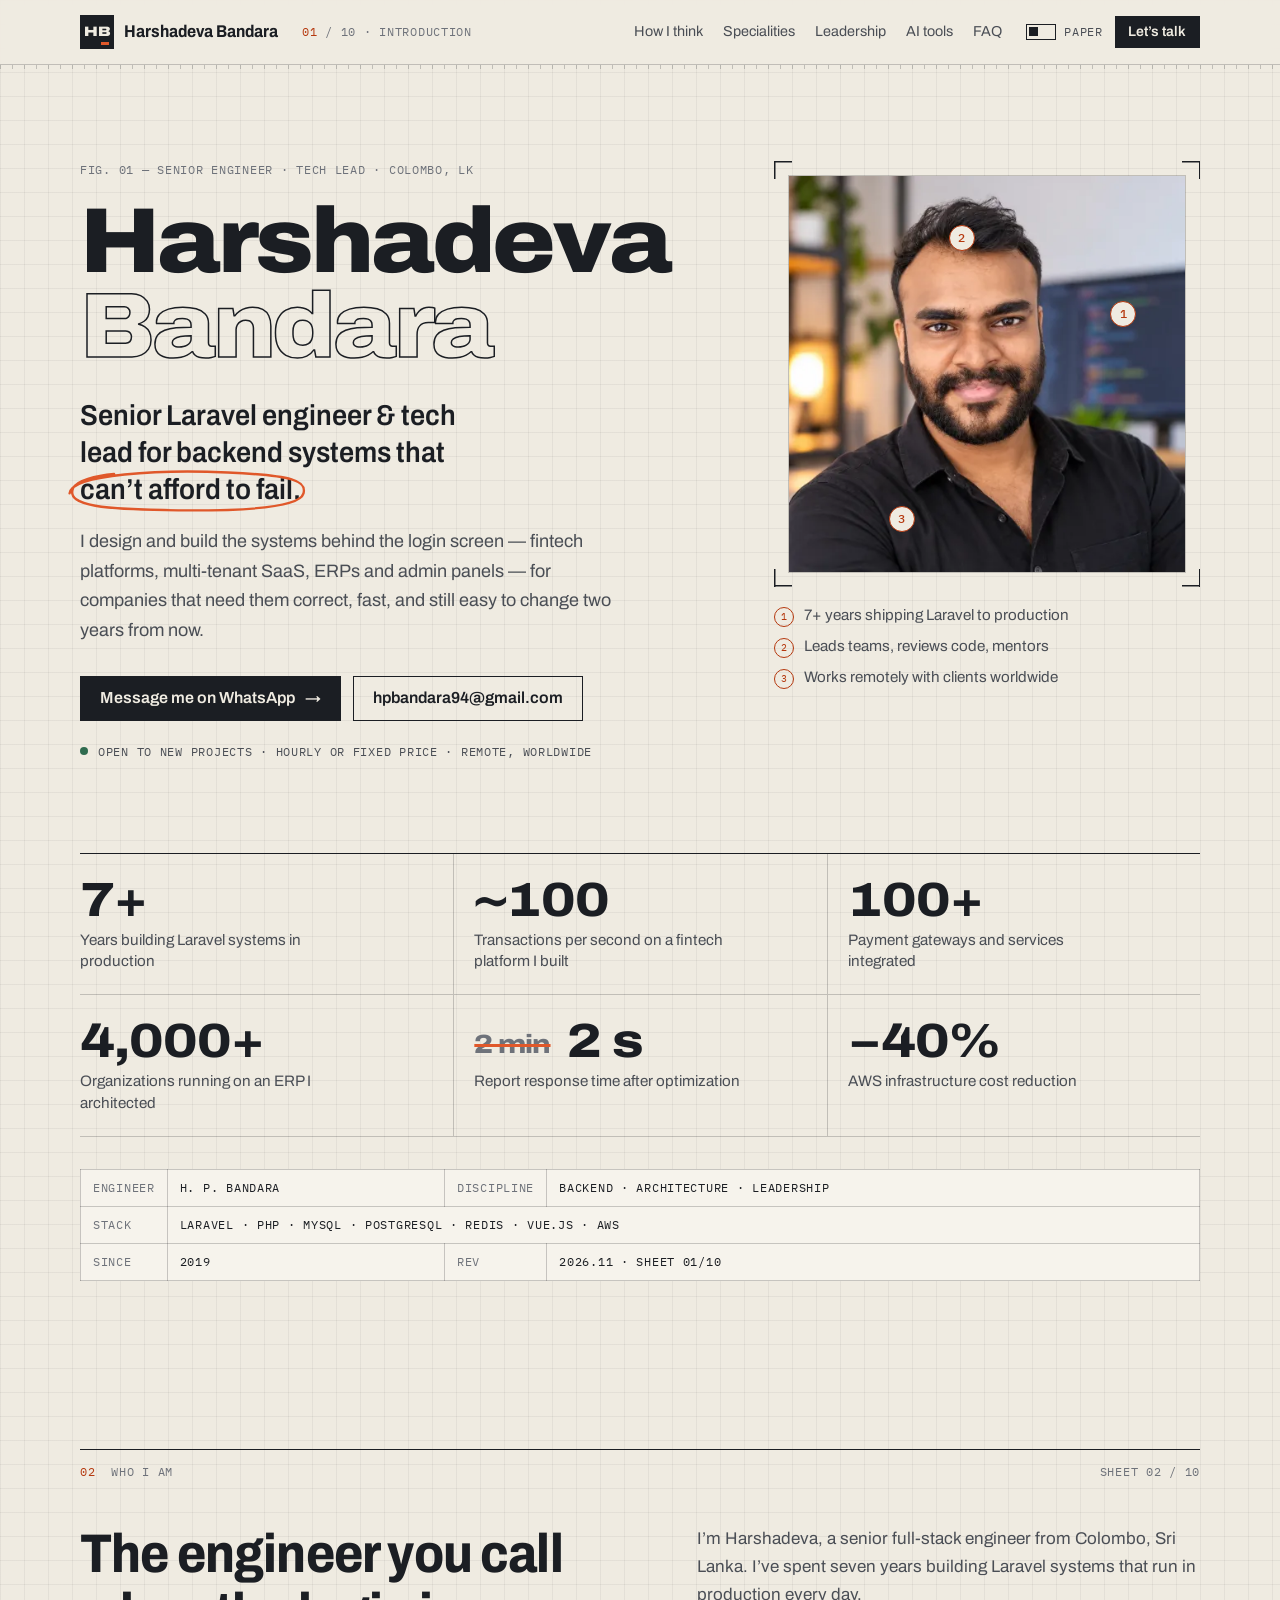
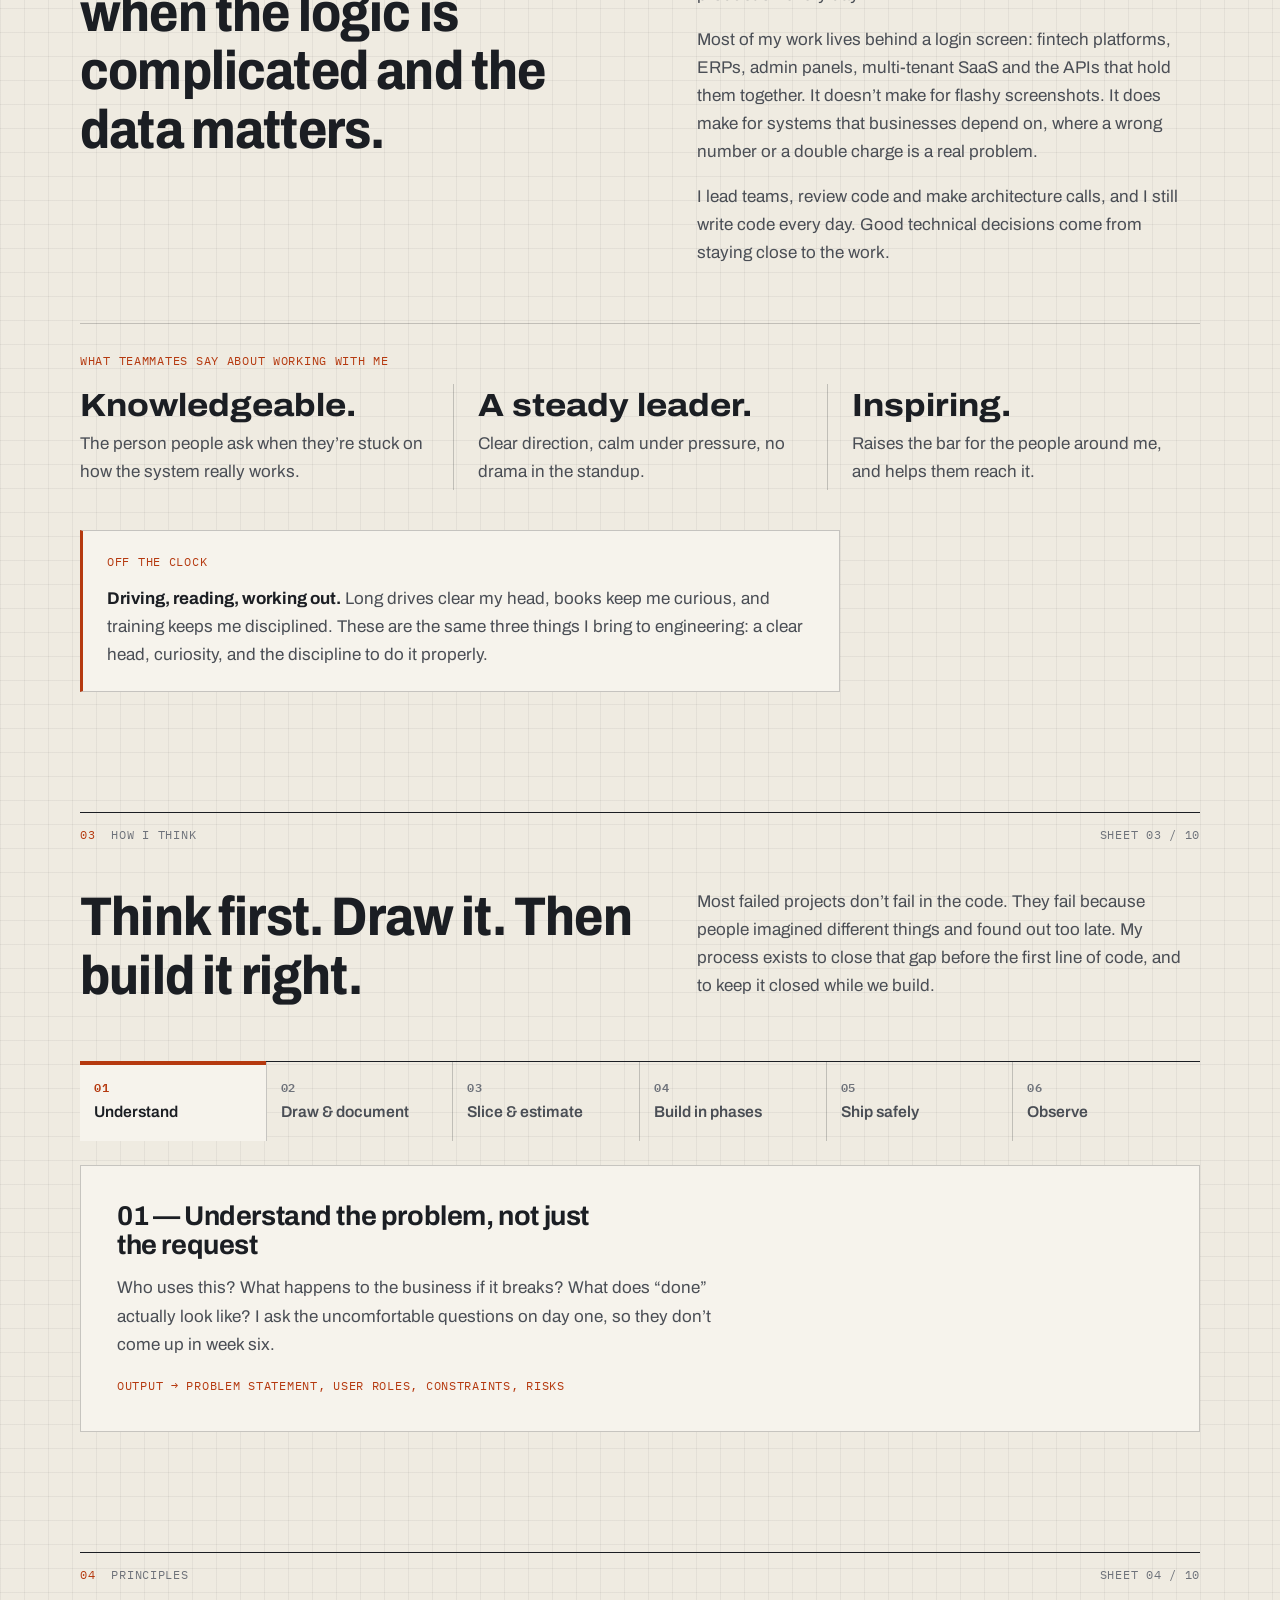
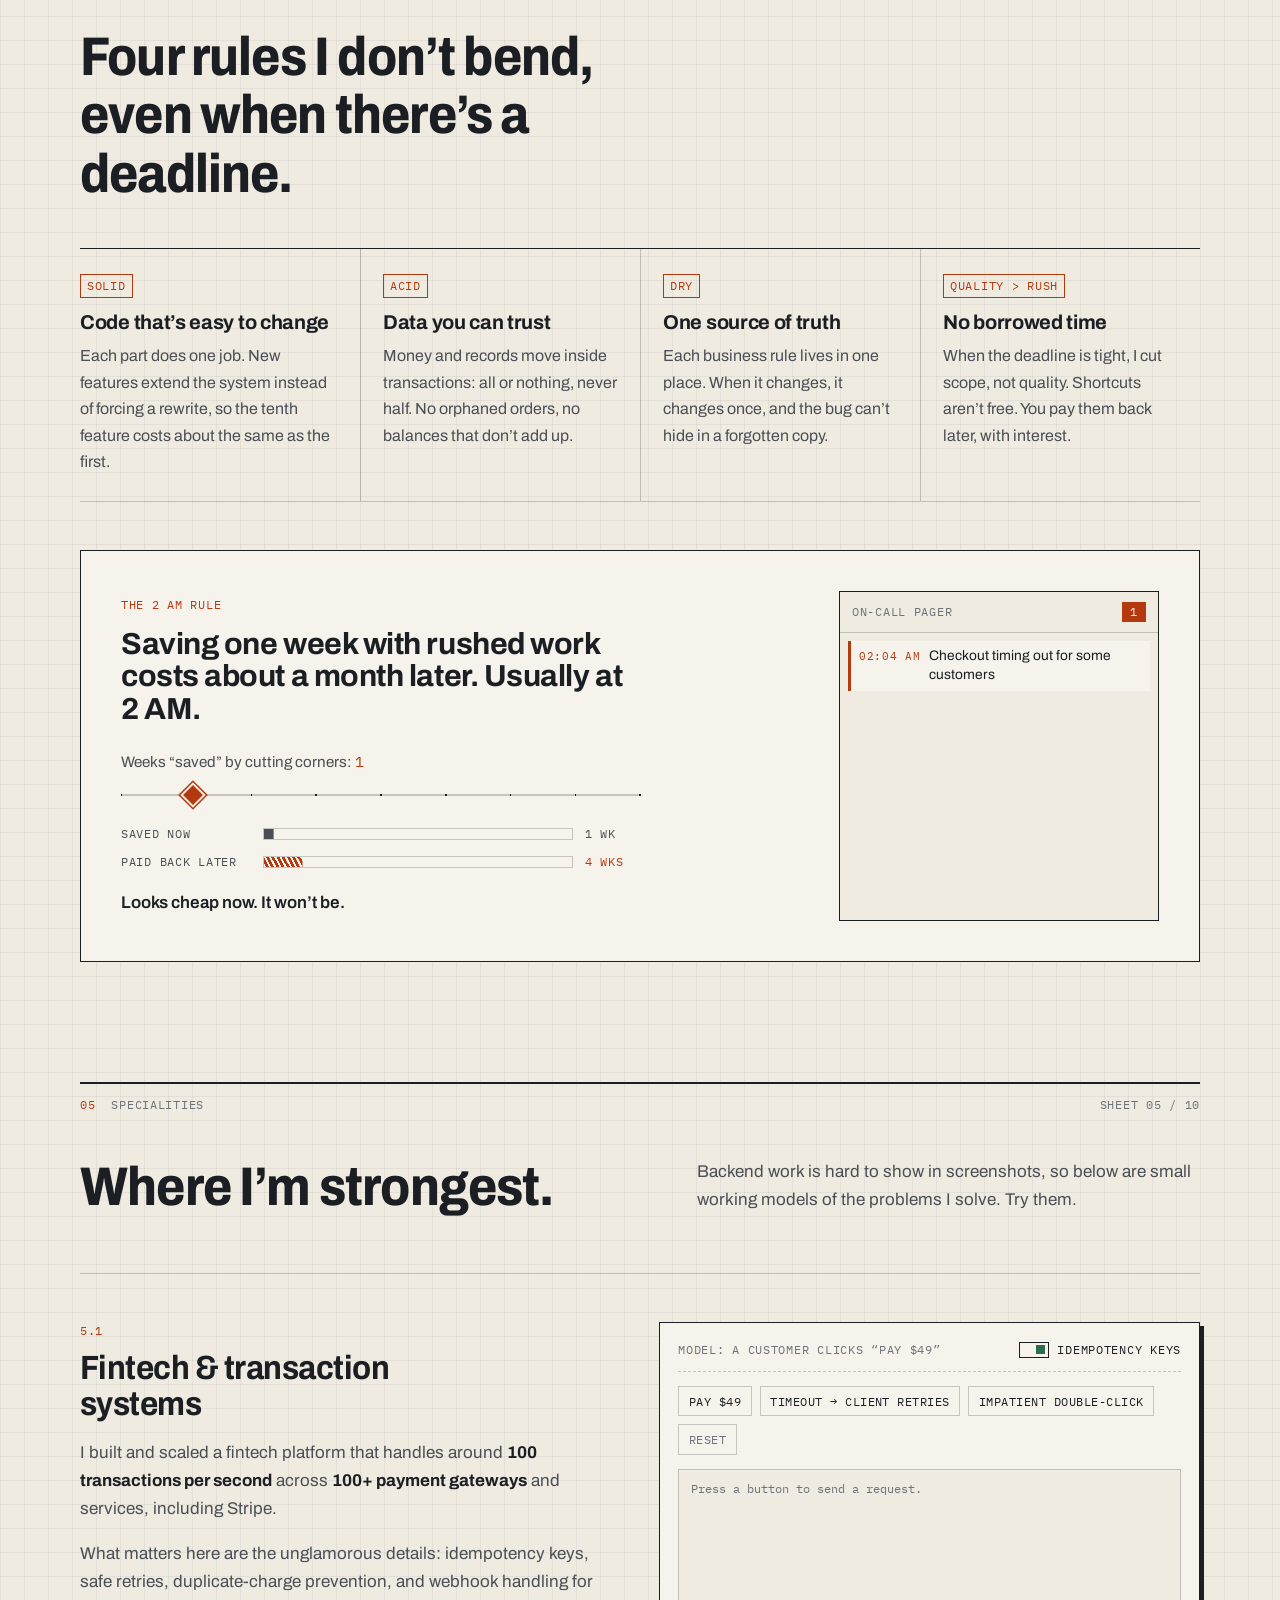
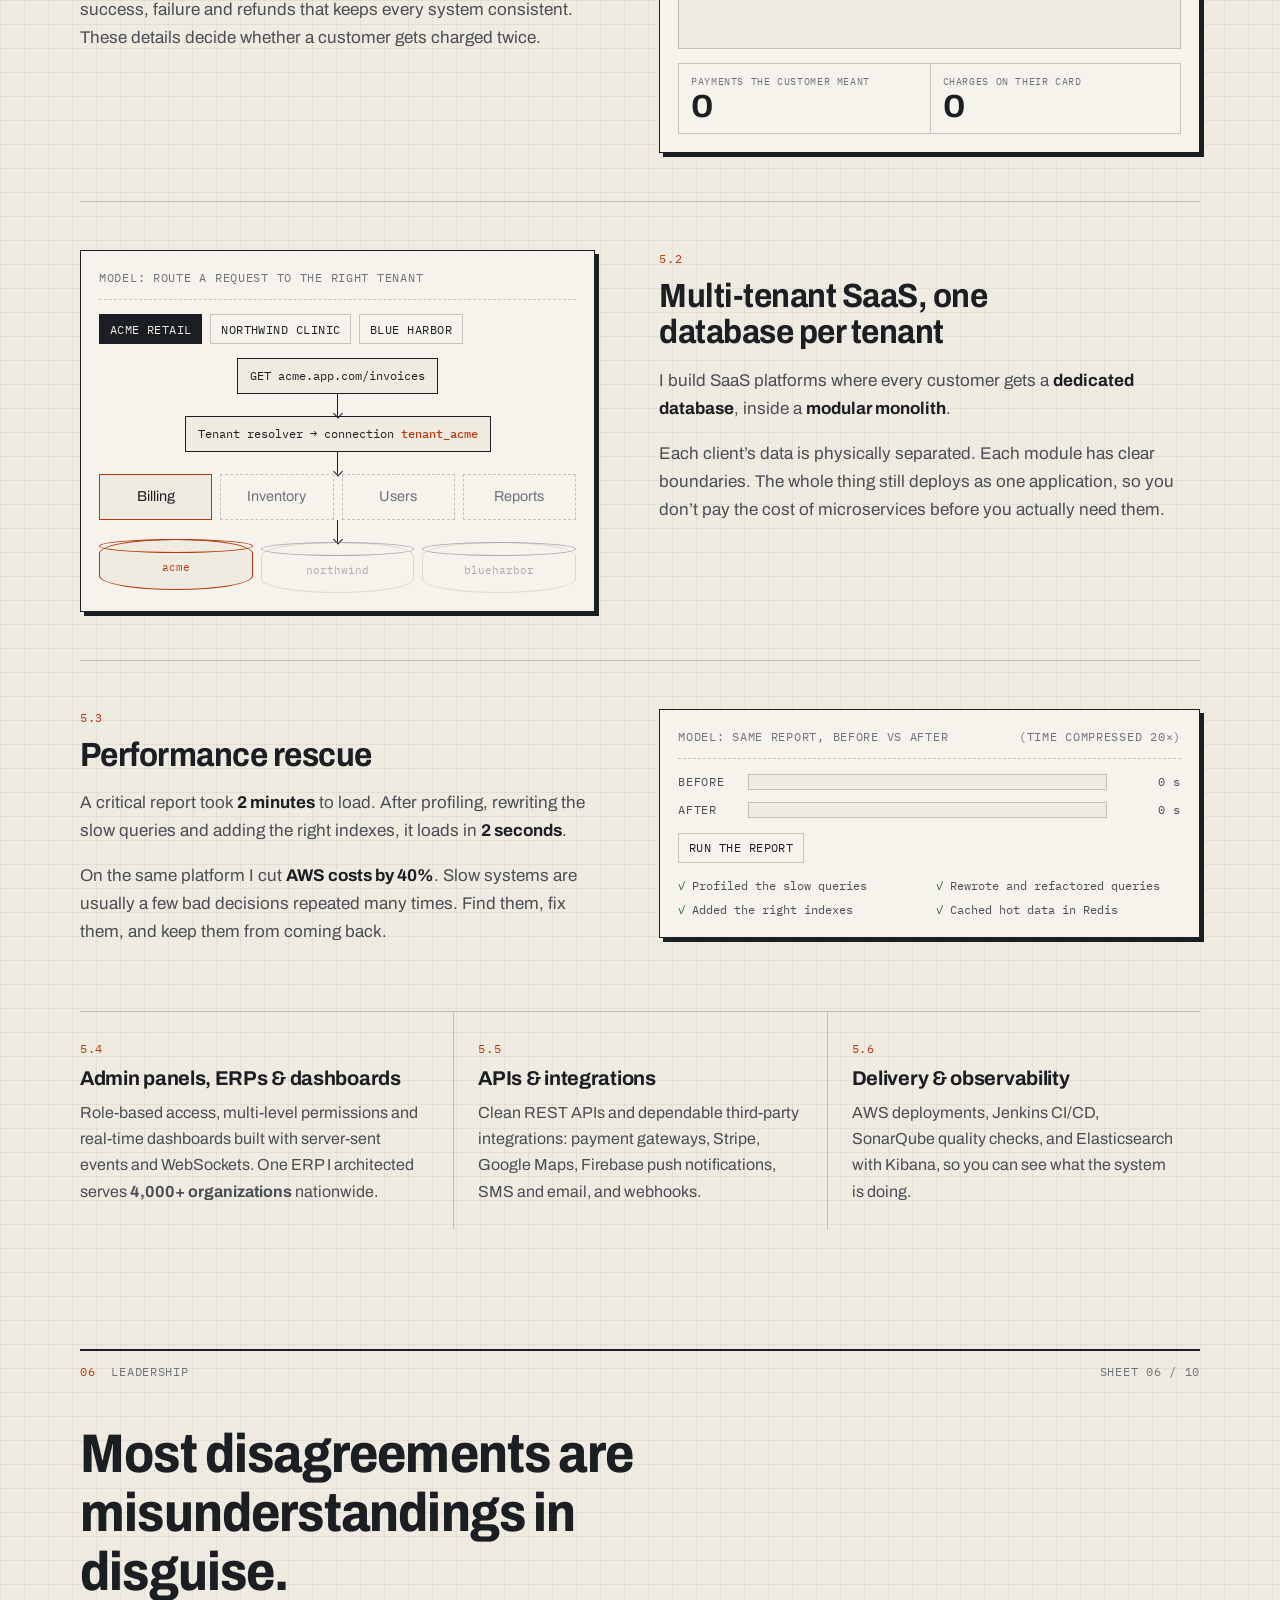
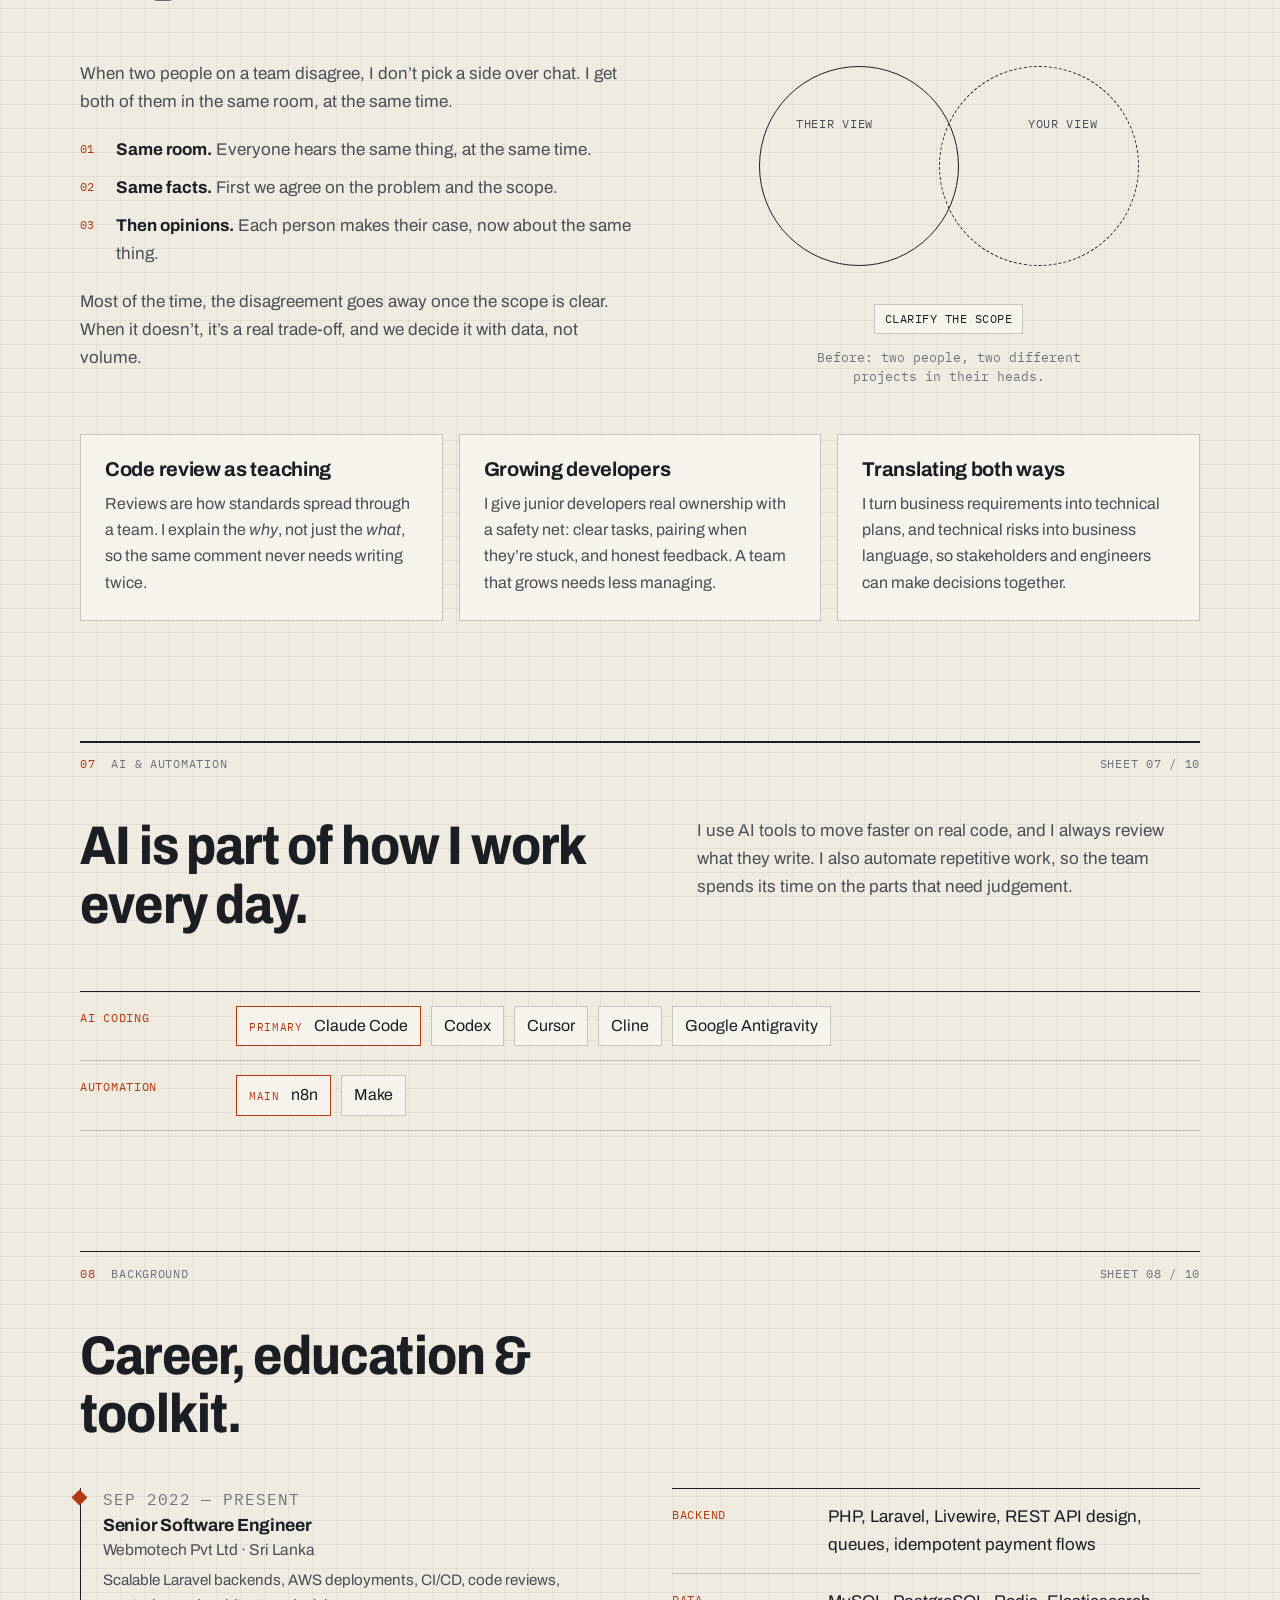
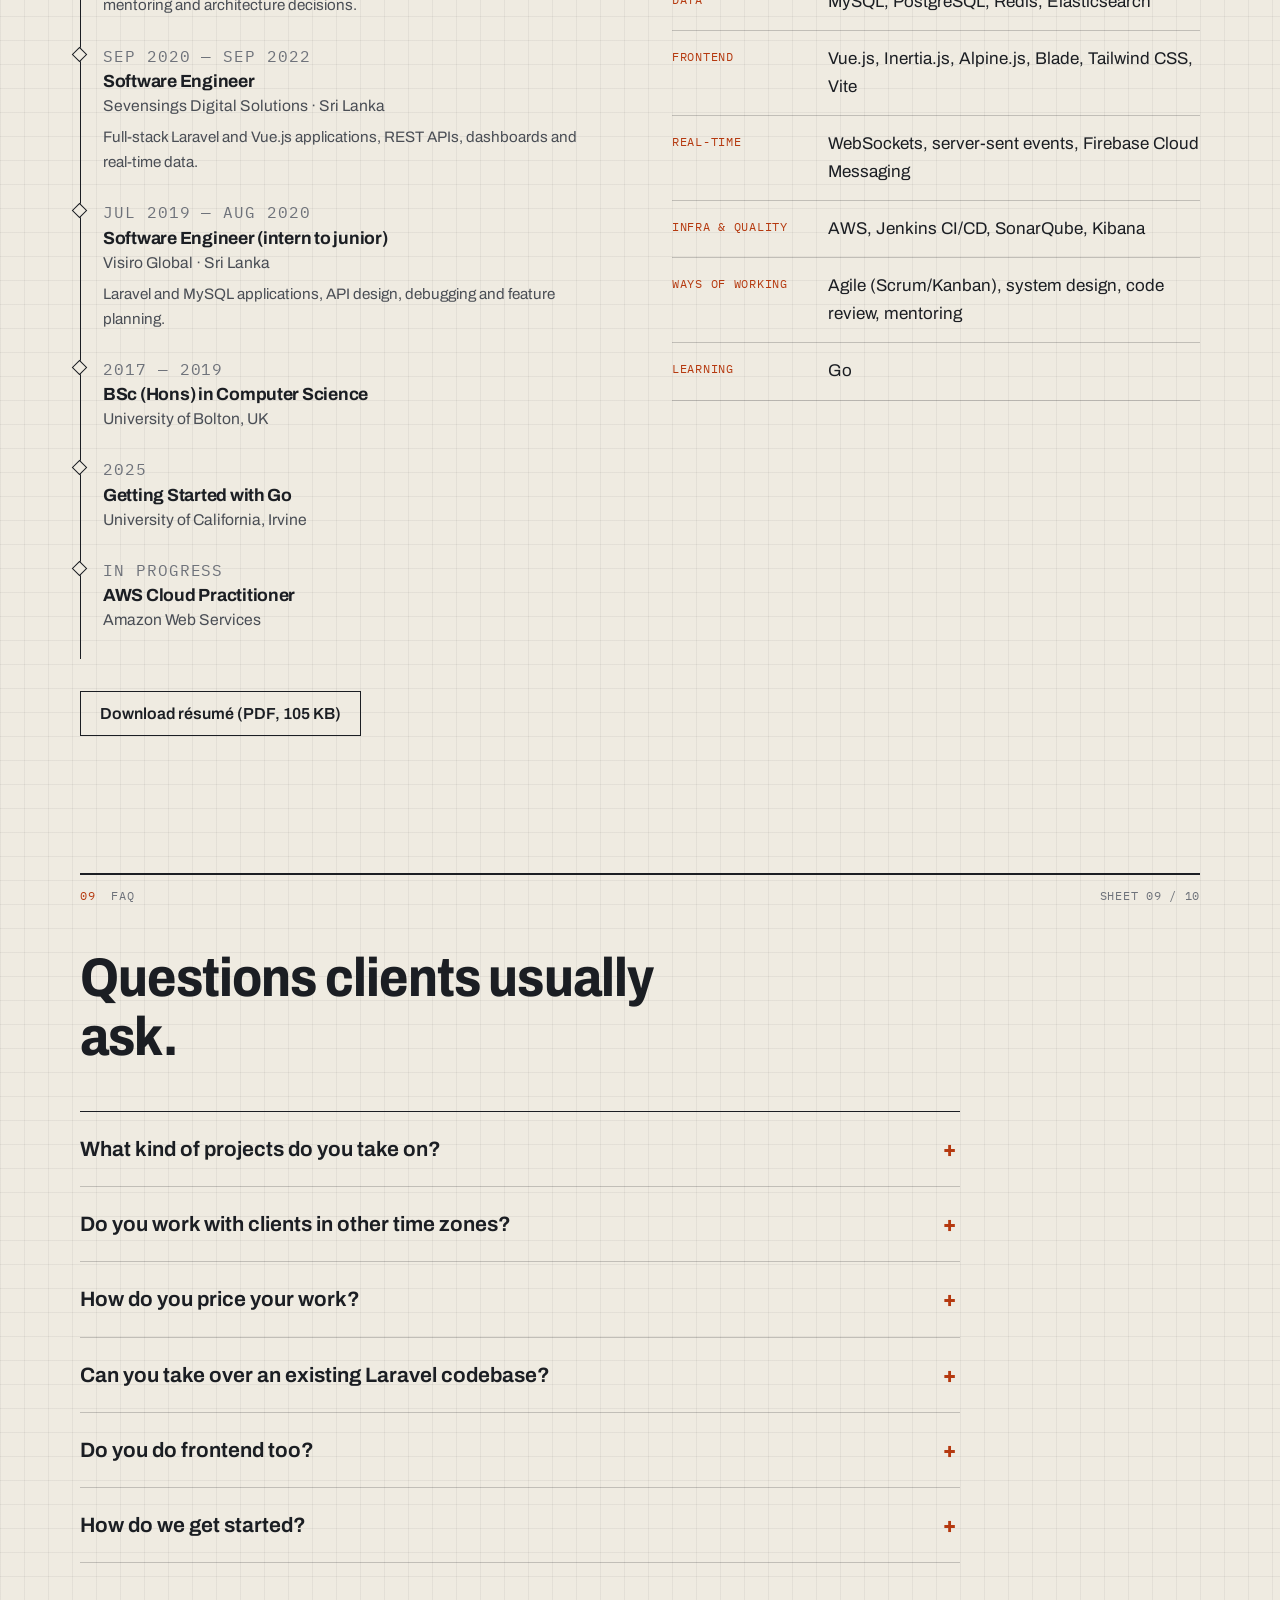
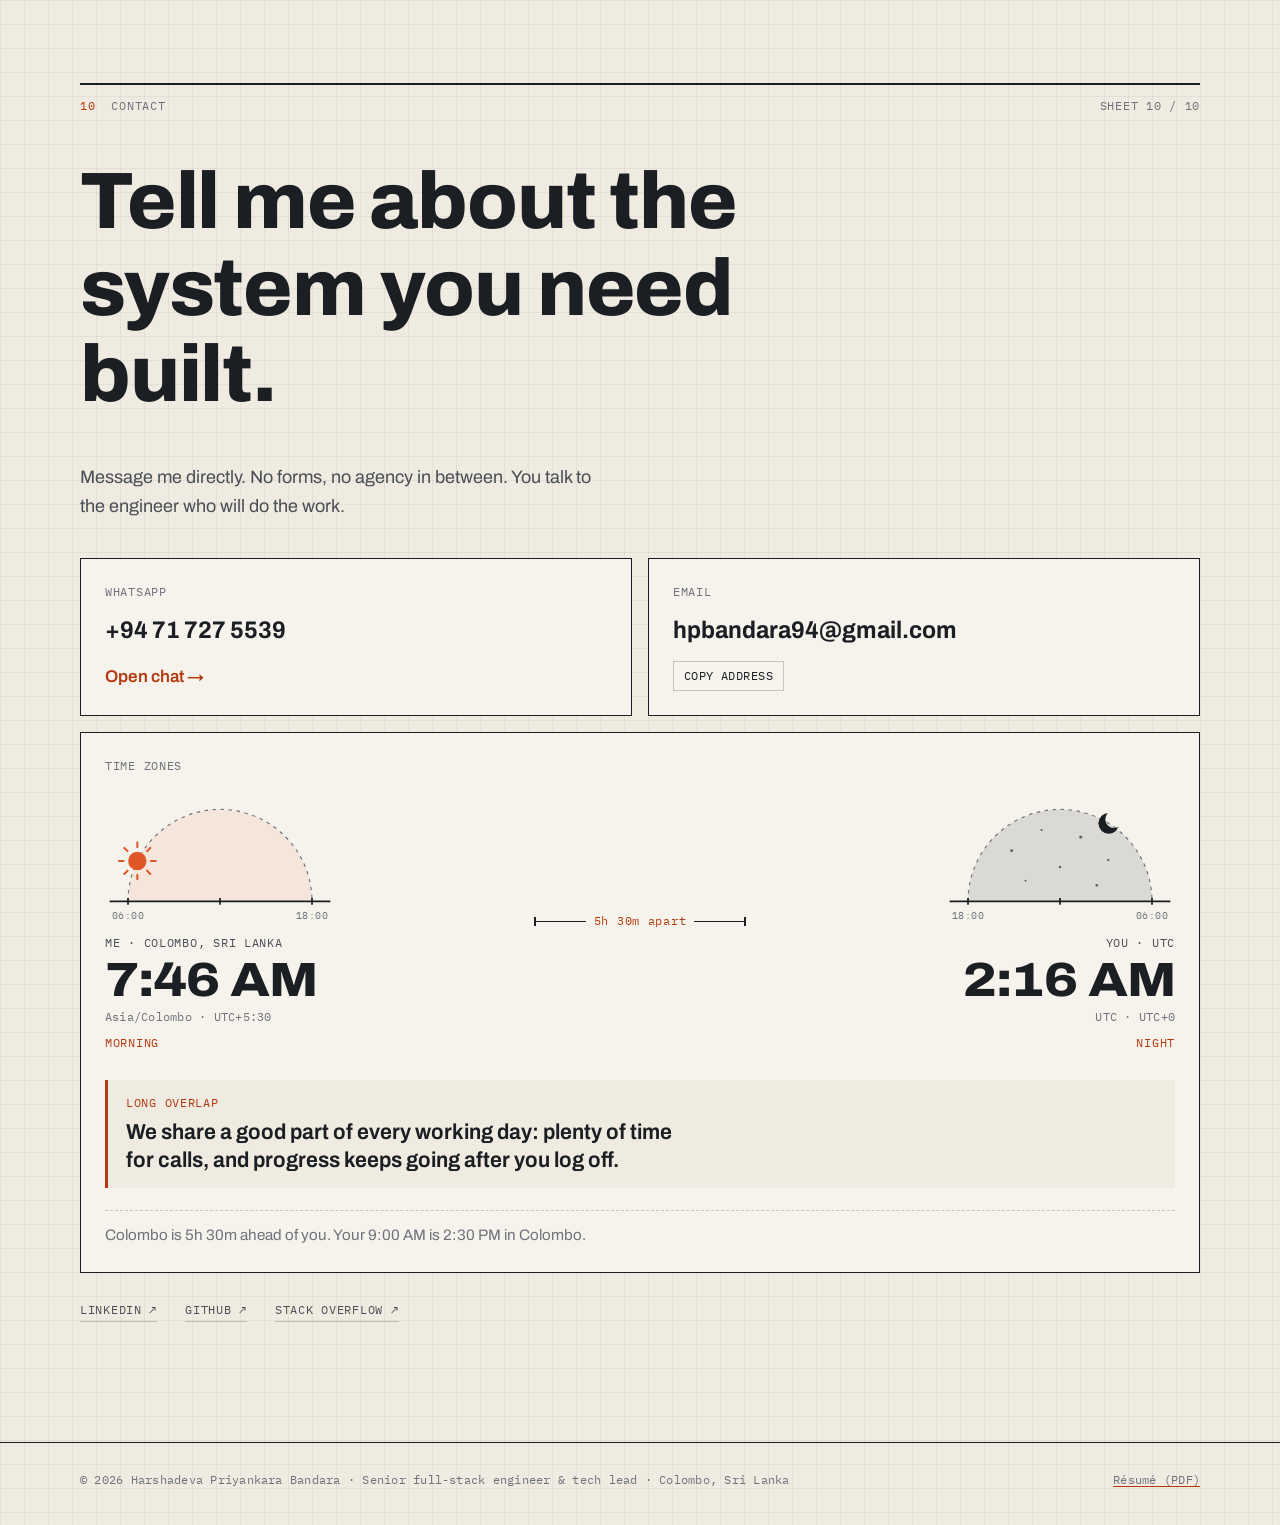
<file: index.html>
<!doctype html>
<html lang="en">
<head>
  <meta charset="utf-8">
  <meta name="viewport" content="width=device-width, initial-scale=1">
  <title>Harshadeva Bandara — Senior Laravel Engineer &amp; Tech Lead for Hire</title>
  <meta name="description" content="Harshadeva Priyankara Bandara is a senior full-stack engineer and tech lead with 7+ years of Laravel experience. He builds fintech systems, multi-tenant SaaS, ERPs and admin panels for clients worldwide.">
  <meta name="author" content="Harshadeva Priyankara Bandara">
  <meta name="robots" content="index, follow, max-image-preview:large, max-snippet:-1">
  <!-- When the domain changes, update every https://devmind.online/ URL on this page, in llms.txt, llms-full.txt, robots.txt and sitemap.xml. -->
  <link rel="canonical" href="https://devmind.online/">
  <link rel="alternate" type="text/markdown" title="Profile in Markdown (for AI agents)" href="https://devmind.online/llms-full.txt">
  <link rel="author" href="https://devmind.online/llms.txt">

  <meta property="og:type" content="profile">
  <meta property="og:site_name" content="Harshadeva Bandara">
  <meta property="og:title" content="Harshadeva Bandara — Senior Laravel Engineer &amp; Tech Lead">
  <meta property="og:description" content="Fintech systems, multi-tenant SaaS, ERPs and admin panels, built to stay correct, fast and easy to change. 7+ years in Laravel. Open to freelance projects.">
  <meta property="og:url" content="https://devmind.online/">
  <meta property="og:image" content="https://devmind.online/assets/img/og-card.jpg">
  <meta property="og:image:width" content="1200">
  <meta property="og:image:height" content="630">
  <meta property="og:image:alt" content="Harshadeva Bandara, senior Laravel engineer and tech lead">
  <meta property="profile:first_name" content="Harshadeva">
  <meta property="profile:last_name" content="Bandara">
  <meta name="twitter:card" content="summary_large_image">
  <meta name="twitter:title" content="Harshadeva Bandara — Senior Laravel Engineer &amp; Tech Lead">
  <meta name="twitter:description" content="Fintech systems, multi-tenant SaaS, ERPs and admin panels, built to last. Open to freelance projects.">
  <meta name="twitter:image" content="https://devmind.online/assets/img/og-card.jpg">

  <meta name="theme-color" content="#EFEBE1" media="(prefers-color-scheme: light)">
  <meta name="theme-color" content="#0E2236" media="(prefers-color-scheme: dark)">
  <link rel="icon" href="favicon.svg" type="image/svg+xml">
  <link rel="apple-touch-icon" href="assets/img/apple-touch-icon.png">
  <link rel="manifest" href="site.webmanifest">

  <link rel="preconnect" href="https://fonts.googleapis.com">
  <link rel="preconnect" href="https://fonts.gstatic.com" crossorigin>
  <link rel="stylesheet" href="https://fonts.googleapis.com/css2?family=Archivo:wdth,wght@62..125,100..900&family=IBM+Plex+Mono:wght@400;500&display=swap">
  <link rel="preload" as="image" href="assets/img/harshadeva-bandara-800.webp" imagesrcset="assets/img/harshadeva-bandara-480.webp 480w, assets/img/harshadeva-bandara-800.webp 800w" imagesizes="(min-width: 960px) 420px, 90vw">
  <link rel="stylesheet" href="assets/css/site.css">

  <script>
    // Apply the saved theme before first paint to avoid a flash.
    try { var t = localStorage.getItem('theme'); if (t === 'light' || t === 'dark') document.documentElement.setAttribute('data-theme', t); } catch (e) {}
    document.documentElement.classList.add('js');
  </script>

  <script type="application/ld+json">
  {
    "@context": "https://schema.org",
    "@graph": [
      {
        "@type": "WebSite",
        "@id": "https://devmind.online/#website",
        "url": "https://devmind.online/",
        "name": "Harshadeva Bandara — Senior Laravel Engineer & Tech Lead",
        "inLanguage": "en",
        "publisher": { "@id": "https://devmind.online/#person" }
      },
      {
        "@type": "ProfilePage",
        "@id": "https://devmind.online/#profile",
        "url": "https://devmind.online/",
        "name": "Harshadeva Bandara — Senior Laravel Engineer & Tech Lead for Hire",
        "isPartOf": { "@id": "https://devmind.online/#website" },
        "mainEntity": { "@id": "https://devmind.online/#person" },
        "primaryImageOfPage": { "@type": "ImageObject", "url": "https://devmind.online/assets/img/harshadeva-bandara.jpg", "width": 800, "height": 800 },
        "dateModified": "2026-11-02"
      },
      {
        "@type": "Person",
        "@id": "https://devmind.online/#person",
        "name": "Harshadeva Priyankara Bandara",
        "givenName": "Harshadeva",
        "familyName": "Bandara",
        "alternateName": ["Harshadeva Bandara", "Harshadeva Priyankara", "H. P. Bandara"],
        "jobTitle": "Senior Full-Stack Engineer & Technical Lead",
        "description": "Senior full-stack engineer and tech lead with 7+ years of Laravel experience. Specializes in fintech and transaction systems, multi-tenant SaaS (database-per-tenant, modular monolith), ERPs, admin panels, performance optimization and leading development teams.",
        "url": "https://devmind.online/",
        "sameAs": [
          "https://www.linkedin.com/in/harshadeva-priyankara-bandara",
          "https://github.com/harshadeva",
          "https://stackoverflow.com/users/harshadeva-priyankara-bandara"
        ],
        "image": "https://devmind.online/assets/img/harshadeva-bandara.jpg",
        "email": "mailto:hpbandara94@gmail.com",
        "telephone": "+94717275539",
        "address": { "@type": "PostalAddress", "addressLocality": "Colombo", "addressCountry": "LK" },
        "homeLocation": { "@type": "Place", "name": "Colombo, Sri Lanka" },
        "knowsLanguage": ["en"],
        "alumniOf": { "@type": "CollegeOrUniversity", "name": "University of Bolton" },
        "hasCredential": [
          { "@type": "EducationalOccupationalCredential", "name": "BSc (Hons) in Computer Science", "credentialCategory": "degree", "recognizedBy": { "@type": "CollegeOrUniversity", "name": "University of Bolton" } },
          { "@type": "EducationalOccupationalCredential", "name": "Getting Started with Go", "credentialCategory": "certificate", "recognizedBy": { "@type": "CollegeOrUniversity", "name": "University of California, Irvine" } }
        ],
        "hasOccupation": {
          "@type": "Occupation",
          "name": "Senior Software Engineer",
          "occupationLocation": { "@type": "Country", "name": "Sri Lanka" },
          "experienceRequirements": "7+ years",
          "skills": "Laravel, PHP, MySQL, PostgreSQL, Redis, REST API design, payment gateway integration, multi-tenant architecture, system design, AWS, CI/CD, Vue.js, Inertia.js, Livewire, Alpine.js, Tailwind CSS, technical leadership, code review, mentoring"
        },
        "knowsAbout": [
          "Laravel", "PHP", "Backend development", "Fintech", "Payment gateway integration", "Idempotency", "Multi-tenancy", "Database-per-tenant architecture", "Modular monolith", "ERP systems", "Admin panels", "REST API design", "MySQL", "PostgreSQL", "Redis", "Elasticsearch", "Database performance optimization", "System design", "Software architecture", "SOLID principles", "AWS", "CI/CD", "Jenkins", "SonarQube", "Vue.js", "Inertia.js", "Livewire", "Alpine.js", "Tailwind CSS", "WebSockets", "Server-sent events", "Technical leadership", "Code review", "Mentoring", "Agile"
        ]
      },
      {
        "@type": "ProfessionalService",
        "@id": "https://devmind.online/#service",
        "name": "Harshadeva Bandara — Laravel Backend Engineering & Technical Leadership",
        "url": "https://devmind.online/",
        "image": "https://devmind.online/assets/img/og-card.jpg",
        "email": "hpbandara94@gmail.com",
        "telephone": "+94717275539",
        "founder": { "@id": "https://devmind.online/#person" },
        "address": { "@type": "PostalAddress", "addressLocality": "Colombo", "addressCountry": "LK" },
        "areaServed": [
          { "@type": "Place", "name": "Worldwide (remote)" }
        ],
        "hasOfferCatalog": {
          "@type": "OfferCatalog",
          "name": "Engineering services",
          "itemListElement": [
            { "@type": "Offer", "itemOffered": { "@type": "Service", "name": "Laravel backend development", "description": "Design and build of Laravel backends, REST APIs, queues and integrations." } },
            { "@type": "Offer", "itemOffered": { "@type": "Service", "name": "Fintech and transaction systems", "description": "Payment gateway integrations, idempotent transaction processing, retries, webhooks and reconciliation." } },
            { "@type": "Offer", "itemOffered": { "@type": "Service", "name": "Multi-tenant SaaS architecture", "description": "Database-per-tenant SaaS platforms built as modular monoliths." } },
            { "@type": "Offer", "itemOffered": { "@type": "Service", "name": "Admin panels, ERPs and dashboards", "description": "Role-based admin systems, ERPs and real-time dashboards." } },
            { "@type": "Offer", "itemOffered": { "@type": "Service", "name": "Performance optimization", "description": "Query profiling, indexing, refactoring and caching for slow Laravel applications." } },
            { "@type": "Offer", "itemOffered": { "@type": "Service", "name": "Technical leadership", "description": "Architecture decisions, code review, mentoring and leading development teams." } }
          ]
        }
      },
      {
        "@type": "FAQPage",
        "@id": "https://devmind.online/#faq",
        "mainEntity": [
          { "@type": "Question", "name": "What kind of projects does Harshadeva take on?", "acceptedAnswer": { "@type": "Answer", "text": "Backend-heavy Laravel work: new systems, APIs, payment integrations, multi-tenant SaaS, admin panels and ERPs, performance fixes on slow applications, and technical leadership for teams that need a senior engineer." } },
          { "@type": "Question", "name": "Does he work with clients in other time zones?", "acceptedAnswer": { "@type": "Answer", "text": "Yes. He works remotely with clients around the world from Colombo, Sri Lanka (UTC+5:30). He works asynchronously with clear written updates and agrees on call times that suit both sides." } },
          { "@type": "Question", "name": "How does he price projects?", "acceptedAnswer": { "@type": "Answer", "text": "Hourly or fixed price. Fixed price fits work with a clear scope, usually after a short discovery phase. Hourly fits ongoing or evolving work. Rates are discussed directly once the project is understood." } },
          { "@type": "Question", "name": "Can he take over an existing Laravel codebase?", "acceptedAnswer": { "@type": "Answer", "text": "Yes. He starts by reading the code, mapping the architecture and listing risks, then agrees with you on what to fix first before adding features." } },
          { "@type": "Question", "name": "Does he do frontend work too?", "acceptedAnswer": { "@type": "Answer", "text": "Yes. He builds frontends with Vue.js, Inertia.js, Livewire, Alpine.js, Blade and Tailwind CSS, though backend systems and architecture are his core strength." } },
          { "@type": "Question", "name": "How do you start a project with him?", "acceptedAnswer": { "@type": "Answer", "text": "Send a short description of the project on WhatsApp (+94 71 727 5539) or email (hpbandara94@gmail.com). He replies with questions, then a call, then a written scope with diagrams and an estimate before any code is written." } }
        ]
      }
    ]
  }
  </script>
</head>
<body>
  <a class="skip" href="#main">Skip to content</a>

  <header class="topbar" id="top">
    <div class="topbar-inner wrap">
      <a class="brand" href="#top" aria-label="Harshadeva Bandara, home">
        <span class="brand-mark" aria-hidden="true">HB</span>
        <span class="brand-name">Harshadeva Bandara</span>
      </a>
      <p class="sheet-indicator mono" aria-hidden="true"><span data-sheet-no>01</span> / 10 · <span data-sheet-title>Introduction</span></p>
      <nav class="nav" id="site-nav" aria-label="Main">
        <a href="#thinking">How I think</a>
        <a href="#specialities">Specialities</a>
        <a href="#leadership">Leadership</a>
        <a href="#ai">AI tools</a>
        <a href="#faq">FAQ</a>
      </nav>
      <div class="topbar-actions">
        <button class="theme-toggle mono" type="button" data-theme-toggle aria-label="Switch color theme">
          <span class="theme-toggle-track" aria-hidden="true"><span class="theme-toggle-knob"></span></span>
          <span data-theme-label>Paper</span>
        </button>
        <a class="btn btn-small" href="#contact">Let’s talk</a>
        <button class="menu-btn" type="button" aria-expanded="false" aria-controls="site-nav" data-menu>
          <span class="sr-only">Menu</span><span class="menu-lines" aria-hidden="true"></span>
        </button>
      </div>
    </div>
    <div class="ruler" aria-hidden="true"><span class="ruler-fill" data-progress></span></div>
  </header>

  <main id="main">

    <!-- 01 · INTRODUCTION -->
    <section class="hero" id="intro" data-sheet="01" data-title="Introduction" aria-labelledby="intro-h">
      <div class="crosshair" aria-hidden="true">
        <span class="crosshair-x"></span><span class="crosshair-y"></span>
        <span class="crosshair-readout mono">X 0000 · Y 0000</span>
      </div>
      <div class="wrap hero-grid">
        <div class="hero-copy">
          <p class="eyebrow mono">Fig. 01 — Senior engineer · Tech lead · Colombo, LK</p>
          <h1 id="intro-h" class="hero-name">
            <span>Harshadeva</span>
            <span>Bandara</span>
          </h1>
          <p class="hero-role">
            Senior Laravel engineer &amp; tech lead for backend systems that
            <span class="redline">can’t afford to fail<svg viewBox="0 0 300 60" preserveAspectRatio="none" aria-hidden="true"><path d="M8 34 C 10 10, 120 4, 200 8 S 296 18, 292 34 S 230 56, 140 55 S 4 50, 12 28 C 16 18, 40 12, 62 10"/></svg></span>.
          </p>
          <p class="hero-lead">
            I design and build the systems behind the login screen — fintech platforms, multi-tenant SaaS,
            ERPs and admin panels — for companies that need them correct, fast, and still easy to change two years from now.
          </p>
          <div class="hero-cta">
            <a class="btn" href="https://wa.me/94717275539?text=Hi%20Harshadeva%2C%20I%27d%20like%20to%20talk%20about%20a%20project." rel="noopener" target="_blank">
              Message me on WhatsApp <span class="btn-arrow" aria-hidden="true">→</span>
            </a>
            <a class="btn btn-ghost" href="mailto:hpbandara94@gmail.com?subject=Project%20enquiry">hpbandara94@gmail.com</a>
          </div>
          <p class="status mono"><span class="status-dot" aria-hidden="true"></span><span>Open to new projects · Hourly or fixed price · Remote, worldwide</span></p>
        </div>

        <figure class="portrait" data-reveal>
          <div class="portrait-frame">
            <img src="assets/img/harshadeva-bandara-800.webp"
                 srcset="assets/img/harshadeva-bandara-480.webp 480w, assets/img/harshadeva-bandara-800.webp 800w"
                 sizes="(min-width: 960px) 420px, 90vw"
                 width="800" height="800" fetchpriority="high"
                 alt="Portrait of Harshadeva Bandara, a senior software engineer, at his desk with code on a monitor behind him">
            <span class="pin" style="--x:82%;--y:36%" data-pin="1">1</span>
            <span class="pin" style="--x:44%;--y:18%" data-pin="2">2</span>
            <span class="pin" style="--x:30%;--y:84%" data-pin="3">3</span>
          </div>
          <figcaption>
            <ol class="legend">
              <li data-legend="1"><span class="mono">1</span> 7+ years shipping Laravel to production</li>
              <li data-legend="2"><span class="mono">2</span> Leads teams, reviews code, mentors</li>
              <li data-legend="3"><span class="mono">3</span> Works remotely with clients worldwide</li>
            </ol>
          </figcaption>
        </figure>
      </div>

      <div class="wrap">
        <dl class="proof" aria-label="Key numbers">
          <div class="proof-item" data-reveal><dt>Years building Laravel systems in production</dt><dd><span data-count="7">7</span>+</dd></div>
          <div class="proof-item" data-reveal><dt>Transactions per second on a fintech platform I built</dt><dd>~<span data-count="100">100</span></dd></div>
          <div class="proof-item" data-reveal><dt>Payment gateways and services integrated</dt><dd><span data-count="100">100</span>+</dd></div>
          <div class="proof-item" data-reveal><dt>Organizations running on an ERP I architected</dt><dd><span data-count="4000" data-format="comma">4,000</span>+</dd></div>
          <div class="proof-item" data-reveal><dt>Report response time after optimization</dt><dd><s>2 min</s> 2 s</dd></div>
          <div class="proof-item" data-reveal><dt>AWS infrastructure cost reduction</dt><dd>−<span data-count="40">40</span>%</dd></div>
        </dl>

        <table class="titleblock mono" aria-label="Drawing title block">
          <tr><th scope="row">Engineer</th><td>H. P. Bandara</td><th scope="row">Discipline</th><td>Backend · Architecture · Leadership</td></tr>
          <tr><th scope="row">Stack</th><td colspan="3">Laravel · PHP · MySQL · PostgreSQL · Redis · Vue.js · AWS</td></tr>
          <tr><th scope="row">Since</th><td>2019</td><th scope="row">Rev</th><td>2026.11 · Sheet 01/10</td></tr>
        </table>
      </div>
    </section>

    <!-- 02 · WHO I AM -->
    <section class="sheet" id="about" data-sheet="02" data-title="Who I am" aria-labelledby="about-h">
      <div class="wrap">
        <div class="sheet-head mono"><span>02</span><span>Who I am</span><span>Sheet 02 / 10</span></div>
        <div class="split">
          <div>
            <h2 id="about-h" data-reveal>The engineer you call when the logic is complicated and the data matters.</h2>
          </div>
          <div class="prose" data-reveal>
            <p>I’m Harshadeva, a senior full-stack engineer from Colombo, Sri Lanka. I’ve spent seven years building Laravel systems that run in production every day.</p>
            <p>Most of my work lives behind a login screen: fintech platforms, ERPs, admin panels, multi-tenant SaaS and the APIs that hold them together. It doesn’t make for flashy screenshots. It does make for systems that businesses depend on, where a wrong number or a double charge is a real problem.</p>
            <p>I lead teams, review code and make architecture calls, and I still write code every day. Good technical decisions come from staying close to the work.</p>
          </div>
        </div>

        <div class="said" data-reveal>
          <p class="mono said-label">What teammates say about working with me</p>
          <ul class="said-list">
            <li><span class="said-word">Knowledgeable.</span> <span>The person people ask when they’re stuck on how the system really works.</span></li>
            <li><span class="said-word">A steady leader.</span> <span>Clear direction, calm under pressure, no drama in the standup.</span></li>
            <li><span class="said-word">Inspiring.</span> <span>Raises the bar for the people around me, and helps them reach it.</span></li>
          </ul>
        </div>

        <div class="offclock" data-reveal>
          <p class="mono said-label">Off the clock</p>
          <p><strong>Driving, reading, working out.</strong> Long drives clear my head, books keep me curious, and training keeps me disciplined. These are the same three things I bring to engineering: a clear head, curiosity, and the discipline to do it properly.</p>
        </div>
      </div>
    </section>

    <!-- 03 · HOW I THINK -->
    <section class="sheet" id="thinking" data-sheet="03" data-title="How I think" aria-labelledby="thinking-h">
      <div class="wrap">
        <div class="sheet-head mono"><span>03</span><span>How I think</span><span>Sheet 03 / 10</span></div>
        <div class="split">
          <h2 id="thinking-h" data-reveal>Think first. Draw it. Then build it right.</h2>
          <div class="prose" data-reveal>
            <p>Most failed projects don’t fail in the code. They fail because people imagined different things and found out too late. My process exists to close that gap before the first line of code, and to keep it closed while we build.</p>
          </div>
        </div>

        <div class="process" data-process>
          <div class="process-track" aria-hidden="true"><span class="process-track-fill"></span></div>
          <ol class="process-steps">
            <li><button type="button" class="process-tab" id="step-1-tab" data-step="0"><span class="mono">01</span> Understand</button></li>
            <li><button type="button" class="process-tab" id="step-2-tab" data-step="1"><span class="mono">02</span> Draw &amp; document</button></li>
            <li><button type="button" class="process-tab" id="step-3-tab" data-step="2"><span class="mono">03</span> Slice &amp; estimate</button></li>
            <li><button type="button" class="process-tab" id="step-4-tab" data-step="3"><span class="mono">04</span> Build in phases</button></li>
            <li><button type="button" class="process-tab" id="step-5-tab" data-step="4"><span class="mono">05</span> Ship safely</button></li>
            <li><button type="button" class="process-tab" id="step-6-tab" data-step="5"><span class="mono">06</span> Observe</button></li>
          </ol>
          <div class="process-panels">
            <article class="process-panel" id="step-1" aria-labelledby="step-1-tab">
              <h3>01 — Understand the problem, not just the request</h3>
              <p>Who uses this? What happens to the business if it breaks? What does “done” actually look like? I ask the uncomfortable questions on day one, so they don’t come up in week six.</p>
              <p class="output mono">Output → problem statement, user roles, constraints, risks</p>
            </article>
            <article class="process-panel" id="step-2" aria-labelledby="step-2-tab">
              <h3>02 — Draw it and write it down</h3>
              <p>Flow diagrams, data models, sequence diagrams and a written scope. We go back and forth on paper until you, me and the team describe the project the same way. Changing a diagram takes minutes. Changing shipped code takes weeks.</p>
              <p class="output mono">Output → diagrams + scope document everyone has agreed to</p>
            </article>
            <article class="process-panel" id="step-3" aria-labelledby="step-3-tab">
              <h3>03 — Slice the scope, then estimate</h3>
              <p>I break the work into small pieces that can each be delivered on their own, and estimate each one. Small pieces give honest estimates, and you can see exactly where the time goes.</p>
              <p class="output mono">Output → prioritized backlog with per-item estimates</p>
            </article>
            <article class="process-panel" id="step-4" aria-labelledby="step-4-tab">
              <h3>04 — Build in short phases you can review</h3>
              <p>Agile, in short cycles. At the end of each phase you review working software, not a status report. If what’s being built starts drifting from what you expected, we catch it while it’s still cheap to fix.</p>
              <p class="output mono">Output → a working, reviewable build every phase</p>
            </article>
            <article class="process-panel" id="step-5" aria-labelledby="step-5-tab">
              <h3>05 — Ship with guardrails</h3>
              <p>Code review, automated checks, CI/CD pipelines and static analysis on every change. Deployments should be boring, and I set them up that way on purpose.</p>
              <p class="output mono">Output → reviewed code, green pipeline, repeatable deploys</p>
            </article>
            <article class="process-panel" id="step-6" aria-labelledby="step-6-tab">
              <h3>06 — Observe and improve</h3>
              <p>Logs, metrics and alerts from day one, so problems are spotted by monitoring and not by your customers. Then we improve based on real usage, not guesses.</p>
              <p class="output mono">Output → dashboards, alerts, a list of improvements backed by data</p>
            </article>
          </div>
        </div>
      </div>
    </section>

    <!-- 04 · PRINCIPLES -->
    <section class="sheet" id="principles" data-sheet="04" data-title="Principles" aria-labelledby="principles-h">
      <div class="wrap">
        <div class="sheet-head mono"><span>04</span><span>Principles</span><span>Sheet 04 / 10</span></div>
        <h2 id="principles-h" data-reveal>Four rules I don’t bend, even when there’s a deadline.</h2>

        <ul class="principles">
          <li data-reveal>
            <p class="principle-code mono">SOLID</p>
            <h3>Code that’s easy to change</h3>
            <p>Each part does one job. New features extend the system instead of forcing a rewrite, so the tenth feature costs about the same as the first.</p>
          </li>
          <li data-reveal>
            <p class="principle-code mono">ACID</p>
            <h3>Data you can trust</h3>
            <p>Money and records move inside transactions: all or nothing, never half. No orphaned orders, no balances that don’t add up.</p>
          </li>
          <li data-reveal>
            <p class="principle-code mono">DRY</p>
            <h3>One source of truth</h3>
            <p>Each business rule lives in one place. When it changes, it changes once, and the bug can’t hide in a forgotten copy.</p>
          </li>
          <li data-reveal>
            <p class="principle-code mono">QUALITY &gt; RUSH</p>
            <h3>No borrowed time</h3>
            <p>When the deadline is tight, I cut scope, not quality. Shortcuts aren’t free. You pay them back later, with interest.</p>
          </li>
        </ul>

        <div class="debt" data-debt data-reveal>
          <div class="debt-copy">
            <p class="mono said-label">The 2 AM rule</p>
            <h3>Saving one week with rushed work costs about a month later. Usually at 2 AM.</h3>
            <label class="debt-label" for="debt-weeks">Weeks “saved” by cutting corners: <output class="mono" data-debt-weeks for="debt-weeks">1</output></label>
            <input type="range" id="debt-weeks" min="0" max="8" step="1" value="1">
            <div class="debt-bars">
              <div class="debt-bar"><span class="mono">Saved now</span><span class="debt-bar-track"><span class="debt-bar-fill" data-debt-saved></span></span><span class="mono" data-debt-saved-label>1 wk</span></div>
              <div class="debt-bar is-cost"><span class="mono">Paid back later</span><span class="debt-bar-track"><span class="debt-bar-fill" data-debt-cost></span></span><span class="mono" data-debt-cost-label>4 wks</span></div>
            </div>
            <p class="debt-verdict" data-debt-verdict aria-live="polite">Looks cheap now. It won’t be.</p>
          </div>
          <div class="pager" aria-hidden="true" data-pager>
            <p class="pager-head mono"><span>On-call pager</span><span class="pager-count" data-pager-count>0</span></p>
            <ol class="pager-list" data-pager-list></ol>
            <p class="pager-quiet mono" data-pager-quiet>Quiet night. You sleep.</p>
          </div>
        </div>
      </div>
    </section>

    <!-- 05 · SPECIALITIES -->
    <section class="sheet" id="specialities" data-sheet="05" data-title="Specialities" aria-labelledby="spec-h">
      <div class="wrap">
        <div class="sheet-head mono"><span>05</span><span>Specialities</span><span>Sheet 05 / 10</span></div>
        <div class="split">
          <h2 id="spec-h" data-reveal>Where I’m strongest.</h2>
          <div class="prose" data-reveal>
            <p>Backend work is hard to show in screenshots, so below are small working models of the problems I solve. Try them.</p>
          </div>
        </div>

        <article class="spec" aria-labelledby="spec-pay">
          <div class="spec-copy" data-reveal>
            <p class="mono spec-no">5.1</p>
            <h3 id="spec-pay">Fintech &amp; transaction systems</h3>
            <p>I built and scaled a fintech platform that handles around <strong>100 transactions per second</strong> across <strong>100+ payment gateways</strong> and services, including Stripe.</p>
            <p>What matters here are the unglamorous details: idempotency keys, safe retries, duplicate-charge prevention, and webhook handling for success, failure and refunds that keeps every system consistent. These details decide whether a customer gets charged twice.</p>
          </div>
          <div class="demo" data-idem data-reveal>
            <div class="demo-head mono">
              <span>Model: a customer clicks “Pay $49”</span>
              <label class="switch"><input type="checkbox" checked data-idem-toggle> <span>Idempotency keys</span></label>
            </div>
            <div class="demo-actions">
              <button type="button" class="chip" data-idem-act="pay">Pay $49</button>
              <button type="button" class="chip" data-idem-act="retry">Timeout → client retries</button>
              <button type="button" class="chip" data-idem-act="double">Impatient double-click</button>
              <button type="button" class="chip chip-quiet" data-idem-act="reset">Reset</button>
            </div>
            <ol class="log mono" data-idem-log aria-live="polite"><li class="log-empty">Press a button to send a request.</li></ol>
            <div class="idem-score">
              <div><span class="mono">Payments the customer meant</span><strong data-idem-intended>0</strong></div>
              <div><span class="mono">Charges on their card</span><strong data-idem-charged>0</strong></div>
            </div>
          </div>
        </article>

        <article class="spec spec-flip" aria-labelledby="spec-tenant">
          <div class="spec-copy" data-reveal>
            <p class="mono spec-no">5.2</p>
            <h3 id="spec-tenant">Multi-tenant SaaS, one database per tenant</h3>
            <p>I build SaaS platforms where every customer gets a <strong>dedicated database</strong>, inside a <strong>modular monolith</strong>.</p>
            <p>Each client’s data is physically separated. Each module has clear boundaries. The whole thing still deploys as one application, so you don’t pay the cost of microservices before you actually need them.</p>
          </div>
          <div class="demo" data-tenant data-reveal>
            <div class="demo-head mono"><span>Model: route a request to the right tenant</span></div>
            <div class="demo-actions" role="group" aria-label="Choose a tenant">
              <button type="button" class="chip is-on" data-tenant-pick="acme">Acme Retail</button>
              <button type="button" class="chip" data-tenant-pick="north">Northwind Clinic</button>
              <button type="button" class="chip" data-tenant-pick="harbor">Blue Harbor</button>
            </div>
            <div class="tflow">
              <p class="tnode mono" data-tenant-req>GET acme.app.com/invoices</p>
              <span class="tarrow" aria-hidden="true"></span>
              <p class="tnode mono" data-tenant-conn>Tenant resolver → connection <b>tenant_acme</b></p>
              <span class="tarrow" aria-hidden="true"></span>
              <div class="tmods">
                <span class="tmod" data-mod="billing">Billing</span>
                <span class="tmod" data-mod="inventory">Inventory</span>
                <span class="tmod" data-mod="users">Users</span>
                <span class="tmod" data-mod="reports">Reports</span>
              </div>
              <span class="tarrow" aria-hidden="true"></span>
              <div class="tdbs">
                <span class="tdb" data-db="acme">acme</span>
                <span class="tdb" data-db="north">northwind</span>
                <span class="tdb" data-db="harbor">blueharbor</span>
              </div>
            </div>
          </div>
        </article>

        <article class="spec" aria-labelledby="spec-perf">
          <div class="spec-copy" data-reveal>
            <p class="mono spec-no">5.3</p>
            <h3 id="spec-perf">Performance rescue</h3>
            <p>A critical report took <strong>2 minutes</strong> to load. After profiling, rewriting the slow queries and adding the right indexes, it loads in <strong>2 seconds</strong>.</p>
            <p>On the same platform I cut <strong>AWS costs by 40%</strong>. Slow systems are usually a few bad decisions repeated many times. Find them, fix them, and keep them from coming back.</p>
          </div>
          <div class="demo" data-race data-reveal>
            <div class="demo-head mono"><span>Model: same report, before vs after</span><span>(time compressed 20×)</span></div>
            <div class="race">
              <div class="race-row"><span class="mono">Before</span><span class="race-track"><span class="race-fill" data-race-before></span></span><span class="mono race-t" data-race-before-t>0 s</span></div>
              <div class="race-row is-after"><span class="mono">After</span><span class="race-track"><span class="race-fill" data-race-after></span></span><span class="mono race-t" data-race-after-t>0 s</span></div>
            </div>
            <div class="demo-actions"><button type="button" class="chip" data-race-run>Run the report</button></div>
            <ul class="fixlist mono">
              <li>Profiled the slow queries</li>
              <li>Rewrote and refactored queries</li>
              <li>Added the right indexes</li>
              <li>Cached hot data in Redis</li>
            </ul>
          </div>
        </article>

        <ul class="spec-mini">
          <li data-reveal>
            <p class="mono spec-no">5.4</p>
            <h3>Admin panels, ERPs &amp; dashboards</h3>
            <p>Role-based access, multi-level permissions and real-time dashboards built with server-sent events and WebSockets. One ERP I architected serves <strong>4,000+ organizations</strong> nationwide.</p>
          </li>
          <li data-reveal>
            <p class="mono spec-no">5.5</p>
            <h3>APIs &amp; integrations</h3>
            <p>Clean REST APIs and dependable third-party integrations: payment gateways, Stripe, Google Maps, Firebase push notifications, SMS and email, and webhooks.</p>
          </li>
          <li data-reveal>
            <p class="mono spec-no">5.6</p>
            <h3>Delivery &amp; observability</h3>
            <p>AWS deployments, Jenkins CI/CD, SonarQube quality checks, and Elasticsearch with Kibana, so you can see what the system is doing.</p>
          </li>
        </ul>
      </div>
    </section>

    <!-- 06 · LEADERSHIP -->
    <section class="sheet" id="leadership" data-sheet="06" data-title="Leadership" aria-labelledby="lead-h">
      <div class="wrap">
        <div class="sheet-head mono"><span>06</span><span>Leadership</span><span>Sheet 06 / 10</span></div>
        <h2 id="lead-h" data-reveal>Most disagreements are misunderstandings in disguise.</h2>

        <div class="lead-grid">
          <div class="prose" data-reveal>
            <p>When two people on a team disagree, I don’t pick a side over chat. I get both of them in the same room, at the same time.</p>
            <ol class="steps-inline">
              <li><span><strong>Same room.</strong> Everyone hears the same thing, at the same time.</span></li>
              <li><span><strong>Same facts.</strong> First we agree on the problem and the scope.</span></li>
              <li><span><strong>Then opinions.</strong> Each person makes their case, now about the same thing.</span></li>
            </ol>
            <p>Most of the time, the disagreement goes away once the scope is clear. When it doesn’t, it’s a real trade-off, and we decide it with data, not volume.</p>
          </div>
          <div class="venn" data-venn data-reveal>
            <div class="venn-stage" aria-hidden="true">
              <span class="venn-c venn-a"><span class="mono">Their view</span></span>
              <span class="venn-c venn-b"><span class="mono">Your view</span></span>
              <span class="venn-mid mono">Shared scope</span>
            </div>
            <button type="button" class="chip" data-venn-btn aria-pressed="false">Clarify the scope</button>
            <p class="venn-cap mono" data-venn-cap aria-live="polite">Before: two people, two different projects in their heads.</p>
          </div>
        </div>

        <ul class="lead-cards">
          <li data-reveal>
            <h3>Code review as teaching</h3>
            <p>Reviews are how standards spread through a team. I explain the <em>why</em>, not just the <em>what</em>, so the same comment never needs writing twice.</p>
          </li>
          <li data-reveal>
            <h3>Growing developers</h3>
            <p>I give junior developers real ownership with a safety net: clear tasks, pairing when they’re stuck, and honest feedback. A team that grows needs less managing.</p>
          </li>
          <li data-reveal>
            <h3>Translating both ways</h3>
            <p>I turn business requirements into technical plans, and technical risks into business language, so stakeholders and engineers can make decisions together.</p>
          </li>
        </ul>
      </div>
    </section>

    <!-- 07 · AI & AUTOMATION -->
    <section class="sheet" id="ai" data-sheet="07" data-title="AI & automation" aria-labelledby="ai-h">
      <div class="wrap">
        <div class="sheet-head mono"><span>07</span><span>AI &amp; automation</span><span>Sheet 07 / 10</span></div>
        <div class="split">
          <h2 id="ai-h" data-reveal>AI is part of how I work every day.</h2>
          <div class="prose" data-reveal>
            <p>I use AI tools to move faster on real code, and I always review what they write. I also automate repetitive work, so the team spends its time on the parts that need judgement.</p>
          </div>
        </div>

        <dl class="stack" data-reveal>
          <div><dt class="mono">AI coding</dt><dd><ul class="tool-list"><li class="tool-main"><span class="mono">Primary</span> Claude Code</li><li>Codex</li><li>Cursor</li><li>Cline</li><li>Google Antigravity</li></ul></dd></div>
          <div><dt class="mono">Automation</dt><dd><ul class="tool-list"><li class="tool-main"><span class="mono">Main</span> n8n</li><li>Make</li></ul></dd></div>
        </dl>
      </div>
    </section>

    <!-- 08 · BACKGROUND -->
    <section class="sheet" id="background" data-sheet="08" data-title="Background" aria-labelledby="bg-h">
      <div class="wrap">
        <div class="sheet-head mono"><span>08</span><span>Background</span><span>Sheet 08 / 10</span></div>
        <h2 id="bg-h" data-reveal>Career, education &amp; toolkit.</h2>

        <div class="bg-grid">
          <ol class="timeline" data-reveal>
            <li><p class="mono">Sep 2022 — Present</p><h3>Senior Software Engineer</h3><p>Webmotech Pvt Ltd · Sri Lanka</p><p class="muted">Scalable Laravel backends, AWS deployments, CI/CD, code reviews, mentoring and architecture decisions.</p></li>
            <li><p class="mono">Sep 2020 — Sep 2022</p><h3>Software Engineer</h3><p>Sevensings Digital Solutions · Sri Lanka</p><p class="muted">Full-stack Laravel and Vue.js applications, REST APIs, dashboards and real-time data.</p></li>
            <li><p class="mono">Jul 2019 — Aug 2020</p><h3>Software Engineer (intern to junior)</h3><p>Visiro Global · Sri Lanka</p><p class="muted">Laravel and MySQL applications, API design, debugging and feature planning.</p></li>
            <li><p class="mono">2017 — 2019</p><h3>BSc (Hons) in Computer Science</h3><p>University of Bolton, UK</p></li>
            <li><p class="mono">2025</p><h3>Getting Started with Go</h3><p>University of California, Irvine</p></li>
            <li><p class="mono">In progress</p><h3>AWS Cloud Practitioner</h3><p>Amazon Web Services</p></li>
          </ol>

          <dl class="stack" data-reveal>
            <div><dt class="mono">Backend</dt><dd>PHP, Laravel, Livewire, REST API design, queues, idempotent payment flows</dd></div>
            <div><dt class="mono">Data</dt><dd>MySQL, PostgreSQL, Redis, Elasticsearch</dd></div>
            <div><dt class="mono">Frontend</dt><dd>Vue.js, Inertia.js, Alpine.js, Blade, Tailwind CSS, Vite</dd></div>
            <div><dt class="mono">Real-time</dt><dd>WebSockets, server-sent events, Firebase Cloud Messaging</dd></div>
            <div><dt class="mono">Infra &amp; quality</dt><dd>AWS, Jenkins CI/CD, SonarQube, Kibana</dd></div>
            <div><dt class="mono">Ways of working</dt><dd>Agile (Scrum/Kanban), system design, code review, mentoring</dd></div>
            <div><dt class="mono">Learning</dt><dd>Go</dd></div>
          </dl>
        </div>
        <p class="resume-link" data-reveal><a class="btn btn-ghost" href="assets/docs/harshadeva-bandara-resume.pdf" download>Download résumé (PDF, 105 KB)</a></p>
      </div>
    </section>

    <!-- 09 · FAQ -->
    <section class="sheet" id="faq" data-sheet="09" data-title="FAQ" aria-labelledby="faq-h">
      <div class="wrap">
        <div class="sheet-head mono"><span>09</span><span>FAQ</span><span>Sheet 09 / 10</span></div>
        <h2 id="faq-h" data-reveal>Questions clients usually ask.</h2>
        <div class="faq">
          <details data-reveal>
            <summary>What kind of projects do you take on?</summary>
            <p>Backend-heavy Laravel work: new systems, APIs, payment integrations, multi-tenant SaaS, admin panels and ERPs, performance fixes on slow applications, and technical leadership for teams that need a senior engineer.</p>
          </details>
          <details data-reveal>
            <summary>Do you work with clients in other time zones?</summary>
            <p>Yes. I work remotely with clients around the world from Colombo (UTC+5:30). I work asynchronously with clear written updates, and we agree on call times that suit us both.</p>
          </details>
          <details data-reveal>
            <summary>How do you price your work?</summary>
            <p>Hourly or fixed price. Fixed price fits work with a clear scope, usually after a short discovery phase. Hourly fits ongoing or evolving work. We talk rates once I understand the project.</p>
          </details>
          <details data-reveal>
            <summary>Can you take over an existing Laravel codebase?</summary>
            <p>Yes. I start by reading the code, mapping the architecture and listing the risks. Then we agree on what to fix first before adding features on top.</p>
          </details>
          <details data-reveal>
            <summary>Do you do frontend too?</summary>
            <p>Yes: Vue.js, Inertia.js, Livewire, Alpine.js, Blade and Tailwind CSS. Backend systems and architecture are my core strength, though.</p>
          </details>
          <details data-reveal>
            <summary>How do we get started?</summary>
            <p>Send me a short description of your project on WhatsApp or by email. I’ll reply with questions, then we have a call. You get a written scope with diagrams and an estimate before any code is written.</p>
          </details>
        </div>
      </div>
    </section>

    <!-- 10 · CONTACT -->
    <section class="sheet contact" id="contact" data-sheet="10" data-title="Contact" aria-labelledby="contact-h">
      <div class="wrap">
        <div class="sheet-head mono"><span>10</span><span>Contact</span><span>Sheet 10 / 10</span></div>
        <h2 id="contact-h" class="contact-h" data-reveal>Tell me about the system you need built.</h2>
        <p class="contact-lead" data-reveal>Message me directly. No forms, no agency in between. You talk to the engineer who will do the work.</p>

        <div class="contact-grid">
          <a class="contact-card" href="https://wa.me/94717275539?text=Hi%20Harshadeva%2C%20I%27d%20like%20to%20talk%20about%20a%20project." rel="noopener" target="_blank" data-reveal>
            <span class="mono">WhatsApp</span>
            <strong>+94 71 727 5539</strong>
            <span class="contact-go" aria-hidden="true">Open chat →</span>
          </a>
          <div class="contact-card" data-reveal>
            <span class="mono">Email</span>
            <a href="mailto:hpbandara94@gmail.com?subject=Project%20enquiry"><strong>hpbandara94@gmail.com</strong></a>
            <button type="button" class="chip" data-copy="hpbandara94@gmail.com">Copy address</button>
            <span class="stamp mono" aria-hidden="true">Copied</span>
          </div>
          <div class="contact-card tz" data-reveal>
            <span class="mono">Time zones</span>
            <div class="tz-grid">
              <div class="tz-side">
                <svg class="sky" viewBox="0 0 200 116" aria-hidden="true" data-sky="me">
                  <defs><mask id="moon-cut-me"><rect x="-12" y="-12" width="24" height="24" fill="#fff"/><circle cx="4.5" cy="-3.5" r="7.5" fill="#000"/></mask></defs>
                  <path class="sky-dome" d="M20 96 A80 80 0 0 1 180 96 Z"/>
                  <g class="sky-stars"><circle cx="58" cy="52" r="1.3"/><circle cx="84" cy="34" r="1"/><circle cx="118" cy="40" r="1.4"/><circle cx="142" cy="60" r="1"/><circle cx="100" cy="66" r="1.1"/><circle cx="70" cy="78" r=".9"/><circle cx="132" cy="82" r="1.2"/></g>
                  <path class="sky-arc" d="M20 96 A80 80 0 0 1 180 96"/>
                  <line class="sky-horizon" x1="4" y1="96" x2="196" y2="96"/>
                  <line class="sky-tick" x1="20" y1="93" x2="20" y2="99"/><line class="sky-tick" x1="100" y1="93" x2="100" y2="99"/><line class="sky-tick" x1="180" y1="93" x2="180" y2="99"/>
                  <text class="sky-txt" x="20" y="111" text-anchor="middle" data-sky-from>06:00</text>
                  <text class="sky-txt" x="180" y="111" text-anchor="middle" data-sky-to>18:00</text>
                  <g class="sky-body" data-sky-body transform="translate(20 96)">
                    <g class="sun"><g class="sun-rays"><line x1="0" y1="-12" x2="0" y2="-16"/><line x1="0" y1="12" x2="0" y2="16"/><line x1="-12" y1="0" x2="-16" y2="0"/><line x1="12" y1="0" x2="16" y2="0"/><line x1="8.5" y1="8.5" x2="11.3" y2="11.3"/><line x1="-8.5" y1="-8.5" x2="-11.3" y2="-11.3"/><line x1="8.5" y1="-8.5" x2="11.3" y2="-11.3"/><line x1="-8.5" y1="8.5" x2="-11.3" y2="11.3"/></g><circle r="8"/></g>
                    <circle class="moon" r="9" mask="url(#moon-cut-me)"/>
                  </g>
                </svg>
                <p class="mono tz-label">Me · Colombo, Sri Lanka</p>
                <strong class="tz-time" data-clock-colombo>--:--</strong>
                <p class="mono tz-zone">Asia/Colombo · UTC+5:30</p>
                <p class="mono tz-phase" data-sky-phase="me"></p>
              </div>
              <div class="tz-gap" aria-hidden="true"><span class="tz-line"></span><span class="mono tz-diff" data-clock-gap>—</span><span class="tz-line"></span></div>
              <div class="tz-side tz-you">
                <svg class="sky" viewBox="0 0 200 116" aria-hidden="true" data-sky="you">
                  <defs><mask id="moon-cut-you"><rect x="-12" y="-12" width="24" height="24" fill="#fff"/><circle cx="4.5" cy="-3.5" r="7.5" fill="#000"/></mask></defs>
                  <path class="sky-dome" d="M20 96 A80 80 0 0 1 180 96 Z"/>
                  <g class="sky-stars"><circle cx="58" cy="52" r="1.3"/><circle cx="84" cy="34" r="1"/><circle cx="118" cy="40" r="1.4"/><circle cx="142" cy="60" r="1"/><circle cx="100" cy="66" r="1.1"/><circle cx="70" cy="78" r=".9"/><circle cx="132" cy="82" r="1.2"/></g>
                  <path class="sky-arc" d="M20 96 A80 80 0 0 1 180 96"/>
                  <line class="sky-horizon" x1="4" y1="96" x2="196" y2="96"/>
                  <line class="sky-tick" x1="20" y1="93" x2="20" y2="99"/><line class="sky-tick" x1="100" y1="93" x2="100" y2="99"/><line class="sky-tick" x1="180" y1="93" x2="180" y2="99"/>
                  <text class="sky-txt" x="20" y="111" text-anchor="middle" data-sky-from>06:00</text>
                  <text class="sky-txt" x="180" y="111" text-anchor="middle" data-sky-to>18:00</text>
                  <g class="sky-body" data-sky-body transform="translate(20 96)">
                    <g class="sun"><g class="sun-rays"><line x1="0" y1="-12" x2="0" y2="-16"/><line x1="0" y1="12" x2="0" y2="16"/><line x1="-12" y1="0" x2="-16" y2="0"/><line x1="12" y1="0" x2="16" y2="0"/><line x1="8.5" y1="8.5" x2="11.3" y2="11.3"/><line x1="-8.5" y1="-8.5" x2="-11.3" y2="-11.3"/><line x1="8.5" y1="-8.5" x2="11.3" y2="-11.3"/><line x1="-8.5" y1="8.5" x2="-11.3" y2="11.3"/></g><circle r="8"/></g>
                    <circle class="moon" r="9" mask="url(#moon-cut-you)"/>
                  </g>
                </svg>
                <p class="mono tz-label" data-clock-city>You</p>
                <strong class="tz-time" data-clock-local>--:--</strong>
                <p class="mono tz-zone" data-clock-zone>Your local time</p>
                <p class="mono tz-phase" data-sky-phase="you"></p>
              </div>
            </div>
            <p class="tz-pitch" data-clock-pitch>
              <span class="mono tz-pitch-label" data-clock-pitch-label>Remote by default</span>
              <span class="tz-pitch-text" data-clock-pitch-text>Clear written updates, and calls at times that suit us both.</span>
            </p>
            <p class="muted tz-note" data-clock-diff>Colombo is UTC+5:30.</p>
          </div>
        </div>
        <p class="social mono">
          <a href="https://www.linkedin.com/in/harshadeva-priyankara-bandara" rel="me noopener" target="_blank">LinkedIn ↗</a>
          <a href="https://github.com/harshadeva" rel="me noopener" target="_blank">GitHub ↗</a>
          <a href="https://stackoverflow.com/users/harshadeva-priyankara-bandara" rel="me noopener" target="_blank">Stack Overflow ↗</a>
        </p>
      </div>
    </section>
  </main>

  <footer class="footer">
    <div class="wrap footer-inner mono">
      <p>© <span data-year>2026</span> Harshadeva Priyankara Bandara · Senior full-stack engineer &amp; tech lead · Colombo, Sri Lanka</p>
      <p><a href="assets/docs/harshadeva-bandara-resume.pdf">Résumé (PDF)</a></p>
    </div>
  </footer>

  <script src="assets/js/site.js" defer></script>
</body>
</html>
</file>
<file: assets/css/site.css>
/* Harshadeva Priyankara — "drawing sheet" theme.
   Paper (light) and Blueprint (dark). One accent: a reviewer's redline. */

:root {
  --paper: #EFEBE1;
  --paper-2: #E7E2D5;
  --card: #F6F3EC;
  --ink: #1B1E23;
  --ink-2: #4A4E55;
  --ink-3: #6E727A;
  --line: rgba(27, 30, 35, .22);
  --line-soft: rgba(27, 30, 35, .12);
  --grid: rgba(27, 30, 35, .055);
  --signal: #B5390F;
  --signal-bright: #E0582A;
  --ok: #2F6B4F;
  --on-ink: #EFEBE1;
  --sky-day: rgba(224, 88, 42, .09);
  --sky-night: rgba(27, 30, 35, .12);
  --shadow: 4px 4px 0 var(--ink);

  --f-display: "Archivo", "Arial Narrow", Arial, sans-serif;
  --f-body: "Archivo", Arial, sans-serif;
  --f-mono: "IBM Plex Mono", ui-monospace, Consolas, monospace;

  --gutter: clamp(16px, 4vw, 40px);
  --ease: cubic-bezier(.2, .7, .2, 1);
  color-scheme: light;
}

@media (prefers-color-scheme: dark) {
  :root:not([data-theme="light"]) {
    --paper: #0E2236;
    --paper-2: #12293F;
    --card: #132C44;
    --ink: #E8EEF3;
    --ink-2: #A9BCCD;
    --ink-3: #8299AE;
    --line: rgba(232, 238, 243, .26);
    --line-soft: rgba(232, 238, 243, .13);
    --grid: rgba(160, 200, 235, .07);
    --signal: #FF8A5B;
    --signal-bright: #FF8A5B;
    --ok: #6FD3A4;
    --on-ink: #0E2236;
    --sky-day: rgba(255, 138, 91, .16);
    --sky-night: rgba(0, 0, 0, .3);
    color-scheme: dark;
  }
}
:root[data-theme="dark"] {
  --paper: #0E2236;
  --paper-2: #12293F;
  --card: #132C44;
  --ink: #E8EEF3;
  --ink-2: #A9BCCD;
  --ink-3: #8299AE;
  --line: rgba(232, 238, 243, .26);
  --line-soft: rgba(232, 238, 243, .13);
  --grid: rgba(160, 200, 235, .07);
  --signal: #FF8A5B;
  --signal-bright: #FF8A5B;
  --ok: #6FD3A4;
  --on-ink: #0E2236;
  --sky-day: rgba(255, 138, 91, .16);
  --sky-night: rgba(0, 0, 0, .3);
  color-scheme: dark;
}

/* ---------- base ---------- */
*, *::before, *::after { box-sizing: border-box; }
html { scroll-behavior: smooth; scroll-padding-top: 84px; -webkit-text-size-adjust: 100%; }
body {
  margin: 0;
  background-color: var(--paper);
  background-image:
    linear-gradient(var(--grid) 1px, transparent 1px),
    linear-gradient(90deg, var(--grid) 1px, transparent 1px);
  background-size: 24px 24px;
  color: var(--ink);
  font-family: var(--f-body);
  font-size: 1.0625rem;
  line-height: 1.65;
  font-variation-settings: "wdth" 100;
  overflow-x: hidden;
  transition: background-color .4s var(--ease), color .4s var(--ease);
}
img { max-width: 100%; height: auto; }
a { color: inherit; text-decoration-color: var(--signal); text-underline-offset: .2em; }
a:hover { color: var(--signal); }
h1, h2, h3 { font-family: var(--f-display); margin: 0; line-height: 1.08; letter-spacing: -.015em; }
h2 { font-size: clamp(2rem, 4.6vw, 3.4rem); font-weight: 750; font-variation-settings: "wdth" 88; max-width: 20ch; }
h3 { font-size: 1.25rem; font-weight: 700; }
p { margin: 0 0 1em; }
strong { font-weight: 700; }
.mono { font-family: var(--f-mono); font-size: .75rem; letter-spacing: .06em; text-transform: uppercase; line-height: 1.5; }
.muted { color: var(--ink-3); }
.wrap { max-width: 1200px; margin: 0 auto; padding: 0 var(--gutter); }
.sr-only { position: absolute; width: 1px; height: 1px; overflow: hidden; clip: rect(0 0 0 0); white-space: nowrap; }
:focus-visible { outline: 2px solid var(--signal); outline-offset: 3px; }
::selection { background: var(--signal); color: var(--paper); }

.skip { position: absolute; left: 12px; top: -60px; z-index: 100; background: var(--ink); color: var(--paper); padding: 10px 14px; }
.skip:focus { top: 12px; }

/* ---------- buttons & chips ---------- */
.btn {
  display: inline-flex; align-items: center; gap: .6em;
  padding: .85em 1.2em;
  background: var(--ink); color: var(--paper);
  border: 1.5px solid var(--ink);
  font-family: var(--f-body); font-weight: 600; font-size: 1rem; line-height: 1;
  text-decoration: none;
  transition: transform .2s var(--ease), box-shadow .2s var(--ease), background-color .2s;
}
.btn:hover { color: var(--paper); transform: translate(-2px, -2px); box-shadow: 4px 4px 0 var(--signal); }
.btn:active { transform: translate(0, 0); box-shadow: none; }
.btn-arrow { transition: transform .2s var(--ease); }
.btn:hover .btn-arrow { transform: translateX(4px); }
.btn-ghost { background: transparent; color: var(--ink); }
.btn-ghost:hover { color: var(--ink); background: var(--card); }
.btn-small { padding: .6em .9em; font-size: .875rem; }

.chip {
  font-family: var(--f-mono); font-size: .75rem; letter-spacing: .04em; text-transform: uppercase;
  background: var(--card); color: var(--ink);
  border: 1px solid var(--line); padding: .55em .8em; cursor: pointer;
  transition: border-color .15s, background-color .15s, color .15s, transform .1s;
}
.chip:hover { border-color: var(--ink); }
.chip:active { transform: translateY(1px); }
.chip.is-on { background: var(--ink); color: var(--paper); border-color: var(--ink); }
.chip-quiet { background: transparent; color: var(--ink-3); }

/* ---------- top bar ---------- */
.topbar {
  position: sticky; top: 0; z-index: 50;
  background: color-mix(in srgb, var(--paper) 92%, transparent);
  backdrop-filter: blur(6px);
  border-bottom: 1px solid var(--line);
}
.topbar-inner { display: flex; align-items: center; gap: 24px; height: 64px; }
.brand { display: flex; align-items: center; gap: 10px; text-decoration: none; font-weight: 700; }
.brand:hover { color: var(--ink); }
.brand-mark {
  display: grid; place-items: center; width: 34px; height: 34px;
  background: var(--ink); color: var(--paper);
  font-family: var(--f-display); font-weight: 900; font-size: .85rem; font-variation-settings: "wdth" 125;
  position: relative;
}
.brand-mark::after { content: ""; position: absolute; right: 5px; bottom: 4px; width: 8px; height: 3px; background: var(--signal-bright); }
.brand-name { font-variation-settings: "wdth" 90; white-space: nowrap; }
.sheet-indicator { margin: 0; color: var(--ink-3); white-space: nowrap; }
.sheet-indicator [data-sheet-no] { color: var(--signal); }
.nav { display: flex; gap: 20px; margin-left: auto; }
.nav a { text-decoration: none; font-size: .9rem; color: var(--ink-2); position: relative; }
.nav a::after { content: ""; position: absolute; left: 0; right: 100%; bottom: -4px; height: 1.5px; background: var(--signal); transition: right .25s var(--ease); }
.nav a:hover { color: var(--ink); }
.nav a:hover::after, .nav a[aria-current="true"]::after { right: 0; }
.nav a[aria-current="true"] { color: var(--ink); }
.topbar-actions { display: flex; align-items: center; gap: 12px; }

.theme-toggle {
  display: inline-flex; align-items: center; gap: 8px;
  background: none; border: 0; color: var(--ink-2); cursor: pointer; padding: 6px 0;
}
.theme-toggle-track { width: 30px; height: 16px; border: 1.5px solid var(--ink); position: relative; }
.theme-toggle-knob { position: absolute; top: 2px; left: 2px; width: 9px; height: 9px; background: var(--ink); transition: transform .3s var(--ease); }
:root[data-theme="dark"] .theme-toggle-knob { transform: translateX(14px); }
@media (prefers-color-scheme: dark) { :root:not([data-theme="light"]) .theme-toggle-knob { transform: translateX(14px); } }

.menu-btn { display: none; width: 40px; height: 40px; background: none; border: 1.5px solid var(--ink); cursor: pointer; position: relative; }
.menu-lines, .menu-lines::before, .menu-lines::after { position: absolute; left: 10px; right: 10px; height: 1.5px; background: var(--ink); transition: transform .25s var(--ease), opacity .2s; }
.menu-lines { top: 50%; }
.menu-lines::before { content: ""; left: 0; right: 0; top: -6px; }
.menu-lines::after { content: ""; left: 0; right: 0; top: 6px; }
.menu-btn[aria-expanded="true"] .menu-lines { background: transparent; }
.menu-btn[aria-expanded="true"] .menu-lines::before { transform: translateY(6px) rotate(45deg); }
.menu-btn[aria-expanded="true"] .menu-lines::after { transform: translateY(-6px) rotate(-45deg); }

.ruler {
  height: 6px;
  background-image: repeating-linear-gradient(90deg, var(--line) 0 1px, transparent 1px 12px);
  background-size: 100% 4px; background-repeat: no-repeat;
  position: absolute; left: 0; right: 0; bottom: -7px; pointer-events: none;
}
.ruler-fill { display: block; height: 2px; width: 100%; background: var(--signal); transform-origin: 0 50%; transform: scaleX(0); }

/* ---------- hero ---------- */
.hero { position: relative; padding: clamp(40px, 8vw, 96px) 0 48px; overflow: hidden; }
.hero-grid { display: grid; grid-template-columns: minmax(0, 1.45fr) minmax(0, 1fr); gap: clamp(32px, 6vw, 80px); align-items: start; }
.eyebrow { color: var(--ink-3); margin-bottom: 20px; }
.hero-name {
  font-size: clamp(2.7rem, 7.2vw, 6.2rem);
  font-weight: 850; font-variation-settings: "wdth" 108;
  line-height: .92; letter-spacing: -.035em;
  margin-bottom: 28px;
}
.hero-name span { display: block; }
.hero-name span:last-child { color: transparent; -webkit-text-stroke: 1.5px var(--ink); }
.hero-role { font-size: clamp(1.35rem, 2.4vw, 1.8rem); line-height: 1.3; font-weight: 600; font-variation-settings: "wdth" 92; max-width: 26ch; margin-bottom: 18px; }
.hero-lead { color: var(--ink-2); max-width: 54ch; font-size: 1.125rem; }
.hero-cta { display: flex; flex-wrap: wrap; gap: 12px; margin: 30px 0 22px; }
.status { color: var(--ink-2); display: flex; align-items: baseline; gap: 10px; }
.status-dot { flex: none; width: 8px; height: 8px; border-radius: 50%; transform: translateY(-1px); background: var(--ok); box-shadow: 0 0 0 0 var(--ok); animation: pulse 2.4s infinite; }
@keyframes pulse { 0% { box-shadow: 0 0 0 0 color-mix(in srgb, var(--ok) 60%, transparent); } 70%, 100% { box-shadow: 0 0 0 9px transparent; } }

/* the reviewer's redline around a phrase */
.redline { position: relative; white-space: nowrap; }
.redline svg { position: absolute; left: -8%; top: -28%; width: 116%; height: 156%; overflow: visible; pointer-events: none; }
.redline path { fill: none; stroke: var(--signal-bright); stroke-width: 2.4; stroke-linecap: round; vector-effect: non-scaling-stroke; stroke-dasharray: 900; stroke-dashoffset: 900; animation: draw 1.4s .6s var(--ease) forwards; }
@keyframes draw { to { stroke-dashoffset: 0; } }

/* crosshair (desktop only, enabled by JS) */
.crosshair { position: absolute; inset: 0; pointer-events: none; opacity: 0; transition: opacity .3s; z-index: 0; }
.crosshair.on { opacity: 1; }
.crosshair-x, .crosshair-y { position: absolute; background: var(--line-soft); }
.crosshair-x { left: 0; right: 0; height: 1px; top: 0; transform: translateY(var(--cy, 0)); }
.crosshair-y { top: 0; bottom: 0; width: 1px; left: 0; transform: translateX(var(--cx, 0)); }
.crosshair-readout { position: absolute; left: 0; top: 0; transform: translate(calc(var(--cx, 0) + 12px), calc(var(--cy, 0) + 10px)); color: var(--signal); font-size: .65rem; white-space: nowrap; }
.hero-grid, .hero .wrap { position: relative; z-index: 1; }

/* portrait as a drawing figure */
.portrait { margin: 0; }
.portrait-frame {
  position: relative; padding: 14px;
  --t: 1.5px; --l: 18px; --c: var(--ink);
  background:
    linear-gradient(var(--c), var(--c)) top left / var(--l) var(--t),
    linear-gradient(var(--c), var(--c)) top left / var(--t) var(--l),
    linear-gradient(var(--c), var(--c)) top right / var(--l) var(--t),
    linear-gradient(var(--c), var(--c)) top right / var(--t) var(--l),
    linear-gradient(var(--c), var(--c)) bottom left / var(--l) var(--t),
    linear-gradient(var(--c), var(--c)) bottom left / var(--t) var(--l),
    linear-gradient(var(--c), var(--c)) bottom right / var(--l) var(--t),
    linear-gradient(var(--c), var(--c)) bottom right / var(--t) var(--l);
  background-repeat: no-repeat;
}
.portrait img { display: block; width: 100%; aspect-ratio: 1; object-fit: cover; border: 1px solid var(--line); }
.pin {
  position: absolute; left: var(--x); top: var(--y);
  width: 26px; height: 26px; margin: -13px 0 0 -13px;
  display: grid; place-items: center;
  border-radius: 50%; background: var(--paper); color: var(--signal);
  border: 1.5px solid var(--signal);
  font-family: var(--f-mono); font-size: .75rem; font-weight: 500;
  transition: transform .25s var(--ease), background-color .2s, color .2s;
}
.pin.is-hot { transform: scale(1.3); background: var(--signal); color: var(--paper); }
.legend { list-style: none; margin: 16px 0 0; padding: 0; display: grid; gap: 6px; font-size: .95rem; color: var(--ink-2); }
.legend li { display: flex; gap: 10px; align-items: baseline; cursor: default; transition: color .2s; }
.legend li .mono { color: var(--signal); border: 1px solid var(--signal); border-radius: 50%; width: 20px; height: 20px; display: inline-grid; place-items: center; flex: none; font-size: .65rem; }
.legend li.is-hot { color: var(--ink); }

/* proof numbers */
.proof {
  display: grid; grid-template-columns: repeat(3, 1fr);
  margin: clamp(48px, 7vw, 80px) 0 0;
  border-top: 1.5px solid var(--ink);
}
.proof-item { padding: 22px 20px 22px 0; border-bottom: 1px solid var(--line); display: flex; flex-direction: column-reverse; justify-content: flex-end; gap: 6px; }
.proof-item + .proof-item { padding-left: 20px; }
.proof-item:nth-child(3n + 1) { padding-left: 0; }
.proof-item:not(:nth-child(3n + 1)) { border-left: 1px solid var(--line); }
.proof dd { margin: 0; font-family: var(--f-display); font-weight: 800; font-variation-settings: "wdth" 115; font-size: clamp(2rem, 4vw, 3rem); line-height: 1; letter-spacing: -.02em; font-variant-numeric: tabular-nums; }
.proof dd s { color: var(--ink-3); text-decoration-color: var(--signal-bright); text-decoration-thickness: 3px; font-size: .55em; vertical-align: middle; margin-right: .2em; }
.proof dt { color: var(--ink-2); font-size: .95rem; line-height: 1.4; max-width: 30ch; }

.titleblock { width: 100%; margin-top: 32px; border-collapse: collapse; border: 1.5px solid var(--ink); background: var(--card); }
.titleblock th, .titleblock td { border: 1px solid var(--line); padding: 9px 12px; text-align: left; vertical-align: top; }
.titleblock th { color: var(--ink-3); font-weight: 400; width: 1%; white-space: nowrap; }
.titleblock td { color: var(--ink); }

/* ---------- sheets (sections) ---------- */
.sheet { padding: clamp(64px, 10vw, 120px) 0 0; }
.sheet-head { display: flex; gap: 16px; align-items: center; color: var(--ink-3); margin-bottom: clamp(28px, 4vw, 44px); position: relative; padding-top: 14px; }
.sheet-head::before { content: ""; position: absolute; top: 0; left: 0; right: 0; height: 1.5px; background: var(--ink); transform-origin: 0 50%; transform: scaleX(var(--rule, 1)); transition: transform 1.1s var(--ease); }
.js .sheet-head:not(.in)::before { --rule: 0; }
.sheet-head span:first-child { color: var(--signal); }
.sheet-head span:last-child { margin-left: auto; }

.sheet .wrap > h2 { margin-bottom: clamp(28px, 4vw, 44px); }
.split { display: grid; grid-template-columns: minmax(0, 1.1fr) minmax(0, 1fr); gap: clamp(24px, 5vw, 72px); align-items: start; margin-bottom: clamp(36px, 5vw, 56px); }
.prose { color: var(--ink-2); max-width: 60ch; }
.prose p:last-child { margin-bottom: 0; }

/* reveal on scroll */
.js [data-reveal] { opacity: 0; transform: translateY(14px); transition: opacity .7s var(--ease), transform .7s var(--ease); }
.js [data-reveal].in { opacity: 1; transform: none; }

/* about */
.said { border-top: 1px solid var(--line); padding-top: 28px; margin-top: 8px; }
.said-label { color: var(--signal); margin-bottom: 14px; }
.said-list { list-style: none; padding: 0; margin: 0; display: grid; grid-template-columns: repeat(3, 1fr); gap: 0; }
.said-list li { padding: 4px 24px 4px 0; display: grid; gap: 6px; color: var(--ink-2); }
.said-list li + li { padding-left: 24px; border-left: 1px solid var(--line); }
.said-word { font-family: var(--f-display); font-size: clamp(1.5rem, 2.6vw, 2rem); font-weight: 750; font-variation-settings: "wdth" 110; color: var(--ink); line-height: 1.1; }
.offclock { margin-top: 40px; padding: 22px 24px; background: var(--card); border: 1px solid var(--line); border-left: 3px solid var(--signal); max-width: 760px; color: var(--ink-2); }
.offclock p:last-child { margin: 0; }
.offclock strong { color: var(--ink); }

/* process stepper */
.process { position: relative; }
.process-track { display: none; }
.process-steps { list-style: none; margin: 0 0 24px; padding: 0; display: grid; grid-template-columns: repeat(6, 1fr); border-top: 1.5px solid var(--ink); }
.process-tab {
  width: 100%; text-align: left; background: none; border: 0; border-right: 1px solid var(--line);
  padding: 16px 14px 18px; color: var(--ink-2); cursor: pointer;
  font-family: var(--f-body); font-size: .98rem; font-weight: 600; line-height: 1.3;
  position: relative; transition: background-color .2s, color .2s;
}
.process-steps li:last-child .process-tab { border-right: 0; }
.process-tab .mono { display: block; color: var(--ink-3); margin-bottom: 6px; }
.process-tab::before { content: ""; position: absolute; left: 0; right: 0; top: -1.5px; height: 4px; background: var(--signal); transform: scaleX(0); transform-origin: 0 50%; transition: transform .35s var(--ease); }
.process-tab:hover { color: var(--ink); background: color-mix(in srgb, var(--card) 70%, transparent); }
.process-tab[aria-selected="true"] { color: var(--ink); background: var(--card); }
.process-tab[aria-selected="true"]::before { transform: scaleX(1); }
.process-tab[aria-selected="true"] .mono { color: var(--signal); }
.process-panels { display: grid; }
.process-panel { background: var(--card); border: 1px solid var(--line); padding: clamp(22px, 3vw, 36px); max-width: none; }
.js .process-panel { grid-area: 1 / 1; }
.js .process-panel[hidden] { display: block; visibility: hidden; opacity: 0; transform: translateY(8px); }
.js .process-panel { transition: opacity .35s var(--ease), transform .35s var(--ease); }
.process-panel h3 { font-size: clamp(1.3rem, 2.2vw, 1.7rem); margin-bottom: 14px; max-width: 30ch; }
.process-panel p { color: var(--ink-2); max-width: 64ch; }
.process-panel .output { color: var(--signal); margin: 18px 0 0; }
html:not(.js) .process-panel + .process-panel { margin-top: 12px; }

/* principles */
.principles { list-style: none; padding: 0; margin: 0 0 48px; display: grid; grid-template-columns: repeat(4, 1fr); border-top: 1.5px solid var(--ink); }
.principles li { padding: 22px 22px 26px 0; border-bottom: 1px solid var(--line); transition: background-color .25s; }
.principles li + li { padding-left: 22px; border-left: 1px solid var(--line); }
.principles li:hover .principle-code { color: var(--paper); background: var(--signal); }
.principle-code { display: inline-block; padding: 2px 6px; margin-bottom: 14px; color: var(--signal); border: 1px solid var(--signal); transition: background-color .2s, color .2s; }
.principles h3 { margin-bottom: 10px; }
.principles p:last-child { color: var(--ink-2); margin: 0; font-size: 1rem; }

.debt { display: grid; grid-template-columns: minmax(0, 1fr) minmax(260px, 320px); gap: clamp(24px, 4vw, 56px); align-items: center; background: var(--card); border: 1.5px solid var(--ink); padding: clamp(22px, 3.5vw, 40px); }
.debt h3 { font-size: clamp(1.35rem, 2.4vw, 1.9rem); max-width: 28ch; margin-bottom: 24px; }
.debt-label { display: block; color: var(--ink-2); margin-bottom: 8px; font-size: .95rem; }
.debt-label output { color: var(--signal); font-size: .95rem; }
input[type="range"] { -webkit-appearance: none; appearance: none; width: 100%; max-width: 520px; height: 24px; background: transparent; cursor: pointer; margin: 0 0 18px; }
input[type="range"]::-webkit-slider-runnable-track { height: 2px; background: repeating-linear-gradient(90deg, var(--ink) 0 1.5px, transparent 1.5px calc(12.5% - .2px)), var(--line); }
input[type="range"]::-moz-range-track { height: 2px; background: var(--line); }
input[type="range"]::-webkit-slider-thumb { -webkit-appearance: none; width: 18px; height: 18px; margin-top: -8px; background: var(--signal); border: 2px solid var(--paper); box-shadow: 0 0 0 1.5px var(--signal); transform: rotate(45deg); }
input[type="range"]::-moz-range-thumb { width: 14px; height: 14px; background: var(--signal); border: 2px solid var(--paper); border-radius: 0; transform: rotate(45deg); }
.debt-bars { display: grid; gap: 10px; max-width: 520px; margin-bottom: 18px; }
.debt-bar { display: grid; grid-template-columns: 130px 1fr 56px; gap: 12px; align-items: center; color: var(--ink-2); }
.debt-bar-track { height: 12px; border: 1px solid var(--line); position: relative; overflow: hidden; }
.debt-bar-fill { position: absolute; inset: 0; background: var(--ink-2); transform-origin: 0 50%; transform: scaleX(var(--w, .03)); transition: transform .45s var(--ease); }
.is-cost .debt-bar-fill { background: repeating-linear-gradient(-45deg, var(--signal) 0 4px, transparent 4px 7px); }
.is-cost .mono:last-child { color: var(--signal); }
.debt-verdict { font-weight: 600; margin: 0; min-height: 1.6em; }
/* on-call pager that fills with night-time alerts */
.pager { align-self: stretch; display: flex; flex-direction: column; min-height: 330px; background: var(--paper); border: 1.5px solid var(--ink); }
.pager-head { display: flex; justify-content: space-between; align-items: center; margin: 0; padding: 10px 12px; border-bottom: 1px solid var(--line); color: var(--ink-3); }
.pager-count { min-width: 24px; padding: 1px 6px; text-align: center; background: var(--ink-3); color: var(--paper); transition: background-color .2s; }
.pager.has-alerts .pager-count { background: var(--signal); }
.pager-list { list-style: none; margin: 0; padding: 8px; display: grid; gap: 6px; align-content: start; }
.pager-list li { display: grid; grid-template-columns: 62px 1fr; gap: 8px; align-items: baseline; padding: 6px 8px; background: var(--card); border-left: 3px solid var(--signal); font-size: .86rem; line-height: 1.35; animation: logIn .3s var(--ease); }
.pager-list li .mono { color: var(--signal); font-size: .68rem; }
.pager-quiet { margin: auto; padding: 16px; color: var(--ink-3); text-align: center; }
.pager.has-alerts .pager-quiet { display: none; }
.debt.is-late .pager { border-color: var(--signal); animation: shake .4s 2; }
@keyframes shake { 25% { transform: translateX(-2px); } 75% { transform: translateX(2px); } }

/* specialities */
.spec { display: grid; grid-template-columns: minmax(0, 1fr) minmax(0, 1.05fr); gap: clamp(24px, 5vw, 64px); padding: clamp(28px, 4vw, 48px) 0; border-top: 1px solid var(--line); align-items: start; }
.spec-flip .spec-copy { order: 2; }
.spec-no { color: var(--signal); margin-bottom: 10px; }
.spec h3 { font-size: clamp(1.5rem, 2.8vw, 2.1rem); font-variation-settings: "wdth" 92; margin-bottom: 16px; max-width: 22ch; }
.spec-copy p:not(.spec-no) { color: var(--ink-2); max-width: 56ch; }
.spec-copy strong { color: var(--ink); }

.demo { background: var(--card); border: 1.5px solid var(--ink); padding: 18px; box-shadow: var(--shadow); }
.demo-head { display: flex; justify-content: space-between; align-items: center; gap: 12px; flex-wrap: wrap; color: var(--ink-3); padding-bottom: 12px; margin-bottom: 14px; border-bottom: 1px dashed var(--line); }
.demo-actions { display: flex; flex-wrap: wrap; gap: 8px; margin-bottom: 14px; }
.switch { display: inline-flex; align-items: center; gap: 8px; cursor: pointer; color: var(--ink); }
.switch input { appearance: none; -webkit-appearance: none; width: 30px; height: 16px; border: 1.5px solid var(--ink); position: relative; margin: 0; cursor: pointer; }
.switch input::after { content: ""; position: absolute; top: 2px; left: 2px; width: 9px; height: 9px; background: var(--ink-3); transition: transform .25s var(--ease), background-color .2s; }
.switch input:checked::after { transform: translateX(14px); background: var(--ok); }

.log { list-style: none; margin: 0 0 14px; padding: 10px 12px; min-height: 180px; background: var(--paper); border: 1px solid var(--line); text-transform: none; letter-spacing: 0; font-size: .74rem; display: flex; flex-direction: column; gap: 6px; }
.log li { animation: logIn .3s var(--ease); line-height: 1.45; overflow-wrap: anywhere; }
.log .log-empty { color: var(--ink-3); animation: none; }
.log .ok { color: var(--ok); }
.log .warn { color: var(--signal); }
.log .dim { color: var(--ink-3); }
@keyframes logIn { from { opacity: 0; transform: translateX(-6px); } }
.idem-score { display: grid; grid-template-columns: 1fr 1fr; border: 1px solid var(--line); }
.idem-score div { padding: 10px 12px; display: grid; gap: 2px; }
.idem-score div + div { border-left: 1px solid var(--line); }
.idem-score .mono { color: var(--ink-3); font-size: .65rem; }
.idem-score strong { font-family: var(--f-display); font-size: 2rem; font-variation-settings: "wdth" 115; line-height: 1; transition: color .2s; }
.idem-score .is-bad { color: var(--signal); }

.tflow { display: grid; justify-items: center; gap: 0; }
.tnode { margin: 0; padding: 8px 12px; border: 1px solid var(--ink); background: var(--paper); text-transform: none; letter-spacing: 0; text-align: center; transition: background-color .3s; }
.tnode b { color: var(--signal); font-weight: 500; }
.tarrow { width: 1.5px; height: 22px; background: var(--ink); position: relative; }
.tarrow::after { content: ""; position: absolute; bottom: -1px; left: 50%; width: 7px; height: 7px; border-right: 1.5px solid var(--ink); border-bottom: 1.5px solid var(--ink); transform: translate(-50%, 0) rotate(45deg); }
.tmods, .tdbs { display: grid; grid-template-columns: repeat(4, 1fr); gap: 8px; width: 100%; }
.tdbs { grid-template-columns: repeat(3, 1fr); }
.tmod { padding: 10px 6px; border: 1px dashed var(--line); text-align: center; font-size: .9rem; color: var(--ink-3); transition: all .3s var(--ease); }
.tmod.is-hot { border: 1.5px solid var(--signal); color: var(--ink); background: var(--paper); }
.tdb {
  position: relative; text-align: center; padding: 18px 6px 12px; font-family: var(--f-mono); font-size: .7rem; color: var(--ink-3);
  border: 1px solid var(--line); border-radius: 50% / 14px; transition: all .35s var(--ease); opacity: .55;
}
.tdb::before { content: ""; position: absolute; left: -1px; right: -1px; top: -1px; height: 14px; border: 1px solid currentColor; border-radius: 50%; }
.tdb.is-hot { color: var(--signal); border-color: var(--signal); opacity: 1; background: var(--paper); transform: translateY(-3px); }

.race { display: grid; gap: 10px; margin-bottom: 14px; }
.race-row { display: grid; grid-template-columns: 60px 1fr 64px; gap: 10px; align-items: center; color: var(--ink-2); }
.race-track { height: 16px; border: 1px solid var(--line); position: relative; overflow: hidden; background: var(--paper); }
.race-fill { position: absolute; inset: 0; background: var(--ink-3); transform-origin: 0 50%; transform: scaleX(0); }
.is-after .race-fill { background: var(--ok); }
.race-t { text-align: right; text-transform: none; font-variant-numeric: tabular-nums; }
.fixlist { list-style: none; margin: 0; padding: 0; display: grid; grid-template-columns: 1fr 1fr; gap: 6px 12px; color: var(--ink-2); text-transform: none; letter-spacing: 0; }
.fixlist li::before { content: "✓ "; color: var(--ok); }

.spec-mini { list-style: none; margin: 0; padding: 0; display: grid; grid-template-columns: repeat(3, 1fr); border-top: 1px solid var(--line); }
.spec-mini li { padding: 28px 24px 8px 0; }
.spec-mini li + li { padding-left: 24px; border-left: 1px solid var(--line); }
.spec-mini h3 { margin-bottom: 10px; }
.spec-mini p:last-child { color: var(--ink-2); font-size: 1rem; }

/* leadership */
.lead-grid { display: grid; grid-template-columns: minmax(0, 1.1fr) minmax(0, 1fr); gap: clamp(28px, 5vw, 72px); align-items: center; margin: 0 0 48px; }
.steps-inline { list-style: none; counter-reset: s; padding: 0; margin: 20px 0; display: grid; gap: 10px; }
.steps-inline li { counter-increment: s; display: grid; grid-template-columns: 32px 1fr; gap: 4px; }
.steps-inline li::before { content: counter(s, decimal-leading-zero); font-family: var(--f-mono); font-size: .75rem; color: var(--signal); padding-top: .3em; }
.steps-inline strong { color: var(--ink); }
.venn { text-align: center; }
.venn-stage { position: relative; height: 240px; max-width: 420px; margin: 0 auto 18px; }
.venn-c { position: absolute; top: 20px; width: 200px; height: 200px; border-radius: 50%; border: 1.5px solid var(--ink); display: flex; align-items: flex-start; justify-content: center; padding-top: 48px; transition: transform .9s var(--ease), background-color .6s; color: var(--ink-2); }
.venn-a { left: 50%; transform: translateX(-190px); }
.venn-b { left: 50%; transform: translateX(-10px); border-style: dashed; }
.venn-a .mono { transform: translateX(-24px); transition: transform .9s var(--ease); }
.venn-b .mono { transform: translateX(24px); transition: transform .9s var(--ease); }
.venn-mid { position: absolute; left: 50%; top: 50%; transform: translate(-50%, -50%) scale(.6); color: var(--signal); opacity: 0; transition: opacity .5s .4s, transform .6s .4s var(--ease); white-space: nowrap; }
.venn.is-aligned .venn-a { transform: translateX(-120px); background: color-mix(in srgb, var(--signal) 6%, transparent); }
.venn.is-aligned .venn-b { transform: translateX(-80px); }
.venn.is-aligned .venn-a .mono { transform: translate(-36px, 0); }
.venn.is-aligned .venn-b .mono { transform: translate(36px, 0); }
.venn.is-aligned .venn-mid { opacity: 1; transform: translate(-50%, 20px) scale(1); }
.venn-cap { color: var(--ink-3); margin: 14px auto 0; max-width: 40ch; text-transform: none; letter-spacing: 0; font-size: .8rem; }
.lead-cards { list-style: none; padding: 0; margin: 0; display: grid; grid-template-columns: repeat(3, 1fr); gap: 16px; }
.lead-cards li { background: var(--card); border: 1px solid var(--line); padding: 24px; transition: transform .25s var(--ease), box-shadow .25s var(--ease), border-color .25s; }
.lead-cards li:hover { transform: translate(-3px, -3px); box-shadow: var(--shadow); border-color: var(--ink); }
.lead-cards h3 { margin-bottom: 10px; }
.lead-cards p { color: var(--ink-2); margin: 0; font-size: 1rem; }

/* background */
.bg-grid { display: grid; grid-template-columns: minmax(0, 1fr) minmax(0, 1fr); gap: clamp(28px, 5vw, 72px); }
.timeline { list-style: none; margin: 0; padding: 0 0 0 22px; border-left: 1.5px solid var(--ink); }
.timeline li { position: relative; padding: 0 0 26px; }
.timeline li::before { content: ""; position: absolute; left: -29px; top: 4px; width: 11px; height: 11px; background: var(--paper); border: 1.5px solid var(--ink); transform: rotate(45deg); transition: background-color .2s; }
.timeline li:first-child::before { background: var(--signal); border-color: var(--signal); }
.timeline li:hover::before { background: var(--signal); }
.timeline .mono { color: var(--ink-3); margin-bottom: 4px; }
.timeline h3 { font-size: 1.1rem; margin-bottom: 2px; }
.timeline p { margin: 0; color: var(--ink-2); font-size: .98rem; }
.timeline .muted { margin-top: 6px; font-size: .95rem; }
.stack { margin: 0; border-top: 1.5px solid var(--ink); }
.stack div { display: grid; grid-template-columns: 140px 1fr; gap: 16px; padding: 14px 0; border-bottom: 1px solid var(--line); }
.stack dt { color: var(--signal); padding-top: .25em; }
.stack dd { margin: 0; color: var(--ink); }
.resume-link { margin-top: 32px; }

/* faq */
.faq { border-top: 1.5px solid var(--ink); max-width: 880px; }
.faq details { border-bottom: 1px solid var(--line); }
.faq summary { list-style: none; cursor: pointer; padding: 20px 44px 20px 0; font-family: var(--f-display); font-weight: 650; font-size: clamp(1.1rem, 1.8vw, 1.3rem); position: relative; transition: color .2s; }
.faq summary::-webkit-details-marker { display: none; }
.faq summary::after { content: "+"; position: absolute; right: 4px; top: 50%; transform: translateY(-50%); font-family: var(--f-mono); font-size: 1.4rem; color: var(--signal); transition: transform .3s var(--ease); }
.faq details[open] summary::after { transform: translateY(-50%) rotate(45deg); }
.faq summary:hover { color: var(--signal); }
.faq details p { color: var(--ink-2); max-width: 66ch; padding-bottom: 20px; margin: 0; }

/* contact */
.contact { padding-bottom: clamp(64px, 10vw, 120px); }
.contact-h { font-size: clamp(2.4rem, 6.4vw, 5rem); max-width: 16ch; font-variation-settings: "wdth" 100; font-weight: 800; }
.contact-lead { color: var(--ink-2); font-size: 1.125rem; max-width: 52ch; margin: 20px 0 36px; }
.contact-grid { display: grid; grid-template-columns: repeat(2, 1fr); gap: 16px; }
.contact-card { position: relative; display: flex; flex-direction: column; gap: 10px; align-items: flex-start; padding: 24px; background: var(--card); border: 1.5px solid var(--ink); text-decoration: none; overflow: hidden; transition: transform .2s var(--ease), box-shadow .2s var(--ease); }
a.contact-card:hover, .contact-card:focus-within { transform: translate(-3px, -3px); box-shadow: 6px 6px 0 var(--signal); color: var(--ink); }
.contact-card > .mono { color: var(--ink-3); }
.contact-card strong { font-family: var(--f-display); font-size: clamp(1.15rem, 1.9vw, 1.5rem); font-variation-settings: "wdth" 95; overflow-wrap: anywhere; }
.contact-card a { text-decoration: none; }
.contact-go { margin-top: auto; color: var(--signal); font-weight: 600; }
.stamp {
  position: absolute; right: 16px; top: 18px; padding: 4px 10px;
  border: 2px solid var(--signal); color: var(--signal); font-size: .8rem; font-weight: 500;
  transform: rotate(-12deg) scale(1.8); opacity: 0; pointer-events: none;
}
.stamp.is-on { animation: stamp .9s var(--ease) forwards; }
@keyframes stamp { 0% { opacity: 0; transform: rotate(-12deg) scale(1.8); } 25% { opacity: 1; transform: rotate(-12deg) scale(1); } 80% { opacity: 1; } 100% { opacity: 0; transform: rotate(-12deg) scale(1); } }
.tz { grid-column: 1 / -1; }
.tz-grid { display: grid; grid-template-columns: minmax(0, 1fr) auto minmax(0, 1fr); gap: clamp(16px, 3vw, 32px); align-items: center; width: 100%; margin: 6px 0 4px; }
.tz-side { display: grid; gap: 4px; }
.tz-you { text-align: right; }
.tz-side p { margin: 0; }
.tz-label { color: var(--ink-2); }
.contact-card .tz-time { font-size: clamp(2rem, 4.4vw, 3rem); font-weight: 800; font-variation-settings: "wdth" 112; line-height: 1; font-variant-numeric: tabular-nums; letter-spacing: -.02em; }
.tz-zone { color: var(--ink-3); text-transform: none; letter-spacing: .02em; overflow-wrap: anywhere; }
.tz-gap { display: flex; align-items: center; gap: 8px; }
.tz-line { width: clamp(16px, 4vw, 56px); height: 1.5px; background: var(--ink); position: relative; }
.tz-line:first-child::before, .tz-line:last-child::after { content: ""; position: absolute; top: -4px; width: 1.5px; height: 9px; background: var(--ink); }
.tz-line:first-child::before { left: 0; }
.tz-line:last-child::after { right: 0; }
.tz-diff { color: var(--signal); white-space: nowrap; text-transform: none; }
.tz-note { margin: 8px 0 0; font-size: .95rem; padding-top: 12px; border-top: 1px dashed var(--line); width: 100%; }
/* sky above each clock: the sun crosses the arc by day, the moon by night */
.sky { display: block; width: 100%; max-width: 230px; height: auto; margin-bottom: 6px; overflow: visible; }
.tz-you .sky { margin-left: auto; }
.sky-dome { fill: var(--sky-day); transition: fill .8s var(--ease); }
.sky-arc { fill: none; stroke: var(--ink-3); stroke-width: 1; stroke-dasharray: 3 4; }
.sky-horizon, .sky-tick { stroke: var(--ink); stroke-width: 1.5; }
.sky-txt { font-family: var(--f-mono); font-size: 9px; fill: var(--ink-3); letter-spacing: .04em; }
.sky-stars circle { fill: var(--ink-2); opacity: 0; transition: opacity .8s; }
.sky .sun circle { fill: var(--signal-bright); }
.sun-rays line { stroke: var(--signal-bright); stroke-width: 1.8; stroke-linecap: round; }
.sun-rays { animation: spin 18s linear infinite; transform-box: fill-box; transform-origin: center; }
@keyframes spin { to { transform: rotate(360deg); } }
.sky .moon { fill: var(--ink); opacity: 0; }
.sky.is-night .sky-dome { fill: var(--sky-night); }
.sky.is-night .sun { opacity: 0; }
.sky.is-night .moon { opacity: 1; }
.sky.is-night .sky-stars circle { opacity: .85; animation: twinkle 3.2s ease-in-out infinite; }
.sky.is-night .sky-stars circle:nth-child(2n) { animation-delay: -1.1s; }
.sky.is-night .sky-stars circle:nth-child(3n) { animation-delay: -2.2s; animation-duration: 4.4s; }
@keyframes twinkle { 50% { opacity: .2; } }
.tz-phase { color: var(--signal); margin-top: 4px !important; }
.tz-pitch { display: grid; gap: 6px; width: 100%; margin: 14px 0 4px; padding: 14px 18px; background: var(--paper); border-left: 3px solid var(--signal); }
.tz-pitch-label { color: var(--signal); }
.tz-pitch-text { font-family: var(--f-display); font-size: clamp(1.1rem, 1.9vw, 1.35rem); font-weight: 650; font-variation-settings: "wdth" 95; line-height: 1.3; color: var(--ink); max-width: 46ch; }

.social { display: flex; flex-wrap: wrap; gap: 10px 28px; margin: 28px 0 0; }
.social a { text-decoration: none; color: var(--ink-2); border-bottom: 1.5px solid var(--line); padding-bottom: 2px; transition: color .2s, border-color .2s; }
.social a:hover { color: var(--signal); border-color: var(--signal); }

/* footer */
.footer { border-top: 1.5px solid var(--ink); padding: 28px 0 36px; color: var(--ink-3); }
.footer-inner { display: flex; justify-content: space-between; gap: 16px 32px; flex-wrap: wrap; }
.footer p { margin: 0; text-transform: none; letter-spacing: .02em; }

/* ---------- responsive ---------- */
@media (max-width: 1100px) {
  .sheet-indicator { display: none; }
}
@media (max-width: 960px) {
  .nav {
    position: fixed; inset: 64px 0 auto 0; flex-direction: column; gap: 0;
    background: var(--paper); border-bottom: 1.5px solid var(--ink);
    padding: 8px var(--gutter) 16px;
    transform: translateY(-8px); opacity: 0; visibility: hidden;
    transition: opacity .25s, transform .25s var(--ease), visibility .25s;
  }
  .nav.is-open { transform: none; opacity: 1; visibility: visible; }
  .nav a { padding: 14px 0; border-bottom: 1px solid var(--line); font-size: 1.05rem; }
  .nav a::after { display: none; }
  .menu-btn { display: block; }
  .topbar-actions { margin-left: auto; }
  .hero-grid, .split, .spec, .lead-grid, .bg-grid { grid-template-columns: 1fr; }
  .spec-flip .spec-copy { order: 0; }
  .portrait { max-width: 460px; }
  .principles { grid-template-columns: 1fr 1fr; }
  .principles li:nth-child(3) { padding-left: 0; border-left: 0; }
  .process-steps { grid-template-columns: repeat(3, 1fr); }
  .process-steps li:nth-child(3) .process-tab { border-right: 0; }
  .process-steps li:nth-child(n + 4) .process-tab { border-top: 1px solid var(--line); }
  .said-list, .spec-mini, .lead-cards, .contact-grid { grid-template-columns: 1fr; }
  .said-list li + li, .spec-mini li + li { padding-left: 0; border-left: 0; border-top: 1px solid var(--line); padding-top: 18px; margin-top: 14px; }
  .spec-mini li { padding-right: 0; }
  .debt { grid-template-columns: 1fr; }
  .pager { min-height: 0; }
  .pager-quiet { margin: 0; }
}
@media (max-width: 640px) {
  .brand-name { display: none; }
  .theme-toggle [data-theme-label] { display: none; }
  .proof { grid-template-columns: 1fr 1fr; }
  .proof-item, .proof-item + .proof-item { padding: 18px 14px 18px 0; border-left: 0; }
  .proof-item:nth-child(even) { padding-left: 14px; border-left: 1px solid var(--line); }
  .titleblock, .titleblock tbody, .titleblock tr { display: block; }
  .titleblock th, .titleblock td { display: inline-block; border: 0; padding: 6px 10px; }
  .titleblock tr { border-bottom: 1px solid var(--line); }
  .titleblock tr:last-child { border-bottom: 0; }
  .principles { grid-template-columns: 1fr; }
  .principles li, .principles li + li { padding-left: 0; border-left: 0; }
  .process-steps { grid-template-columns: 1fr 1fr; }
  .process-steps li .process-tab { border-right: 1px solid var(--line); border-top: 1px solid var(--line); }
  .process-steps li:nth-child(even) .process-tab { border-right: 0; }
  .process-steps li:nth-child(-n + 2) .process-tab { border-top: 0; }
  .debt-bar { grid-template-columns: 1fr 50px; }
  .debt-bar .debt-bar-track { grid-column: 1 / -1; grid-row: 2; }
  .tmods { grid-template-columns: 1fr 1fr; }
  .fixlist { grid-template-columns: 1fr; }
  .venn-stage { transform: scale(.78); transform-origin: 50% 0; height: 200px; }
  .stack div { grid-template-columns: 1fr; gap: 4px; }
  .tz-grid { grid-template-columns: 1fr; gap: 14px; }
  .tz-you { text-align: left; }
  .tz-you .sky { margin-left: 0; }
  .sheet-head span:nth-child(2) { display: none; }
  .hero-name span:last-child { -webkit-text-stroke-width: 1.2px; }
}

@media (prefers-reduced-motion: reduce) {
  *, *::before, *::after { animation-duration: .01ms !important; animation-iteration-count: 1 !important; transition-duration: .01ms !important; }
  html { scroll-behavior: auto; }
  .redline path { stroke-dashoffset: 0; }
  .js [data-reveal] { opacity: 1; transform: none; }
}

@media print {
  body { background: #fff; color: #000; }
  .topbar, .crosshair, .demo, .debt, .venn, .theme-toggle { display: none !important; }
  .js [data-reveal] { opacity: 1; transform: none; }
}

/* AI & automation tool lists */
.tool-list { list-style: none; margin: 0; padding: 0; display: flex; flex-wrap: wrap; gap: 8px 10px; }
.tool-list li { padding: 6px 12px; border: 1px solid var(--line); background: var(--card); font-size: 1rem; color: var(--ink); }
.tool-list li.tool-main { border-color: var(--signal); }
.tool-list li.tool-main .mono { color: var(--signal); margin-right: 8px; font-size: .68rem; }
</file>
